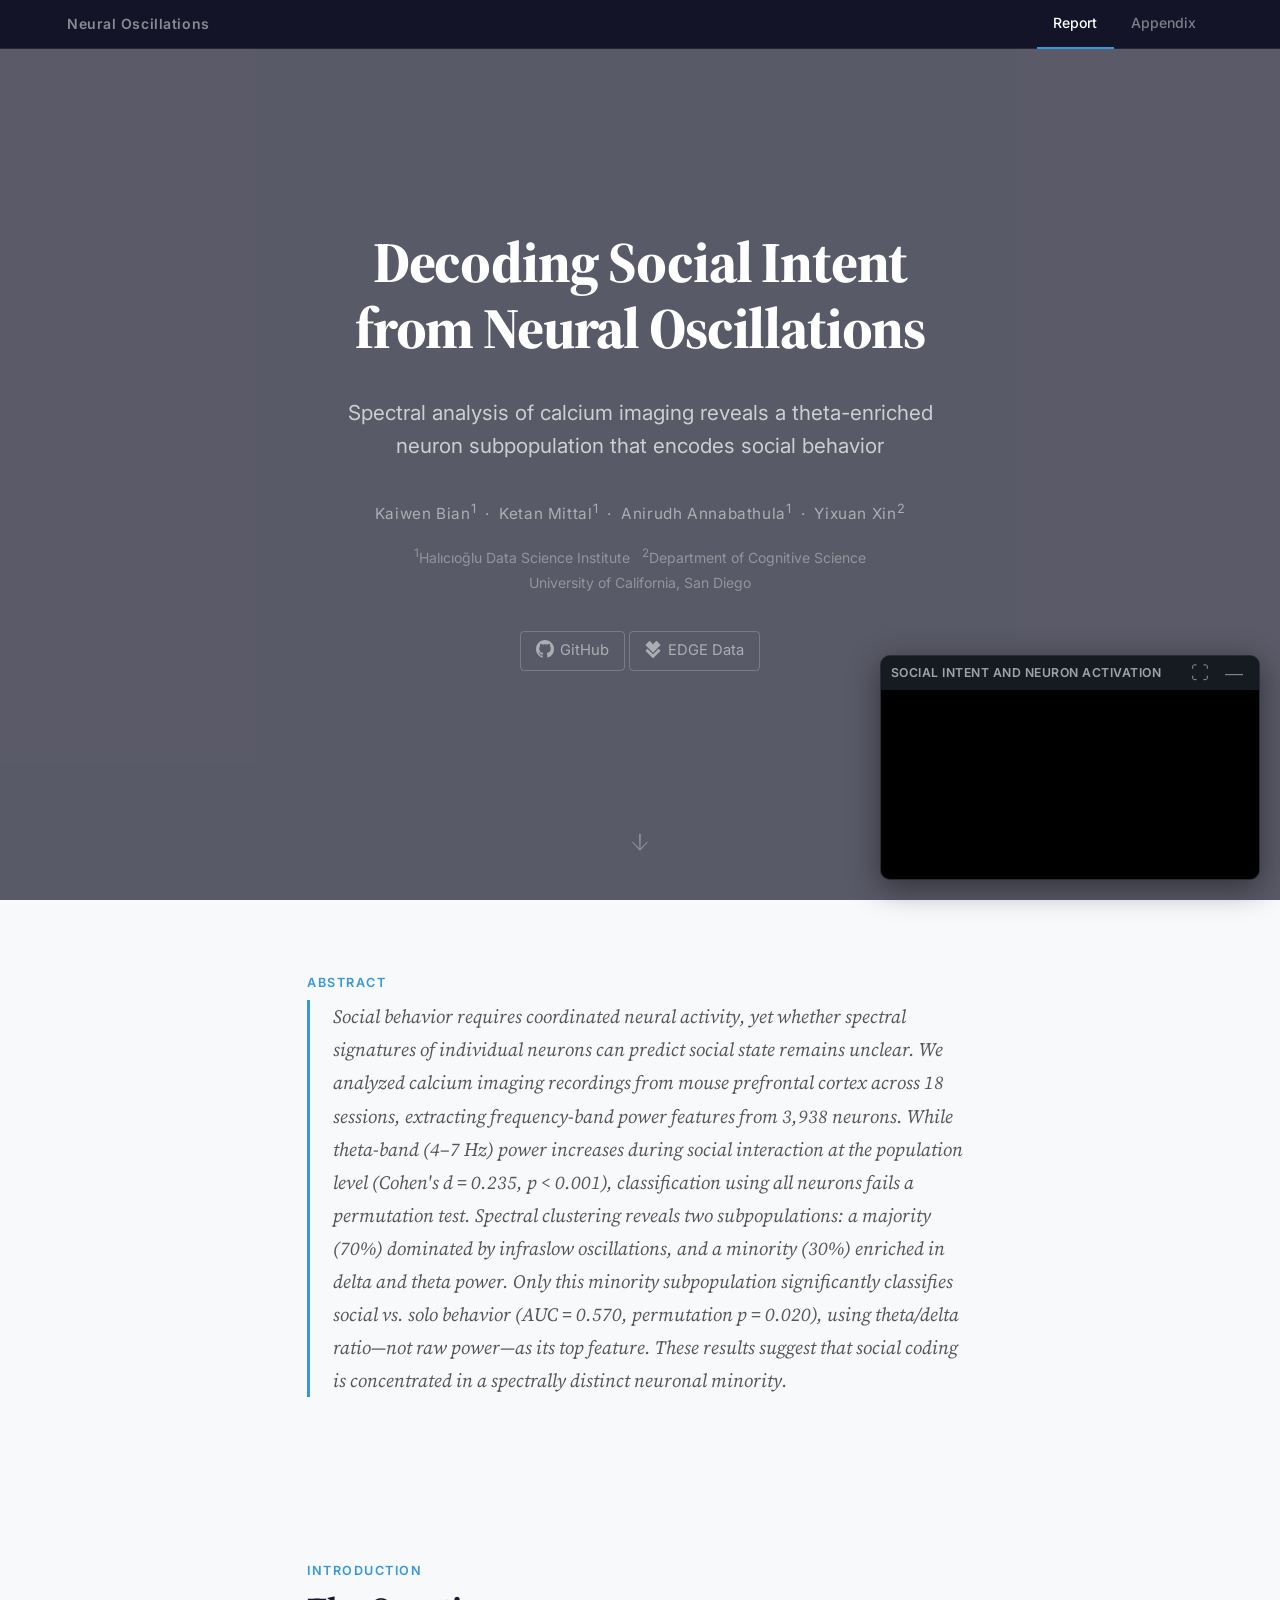
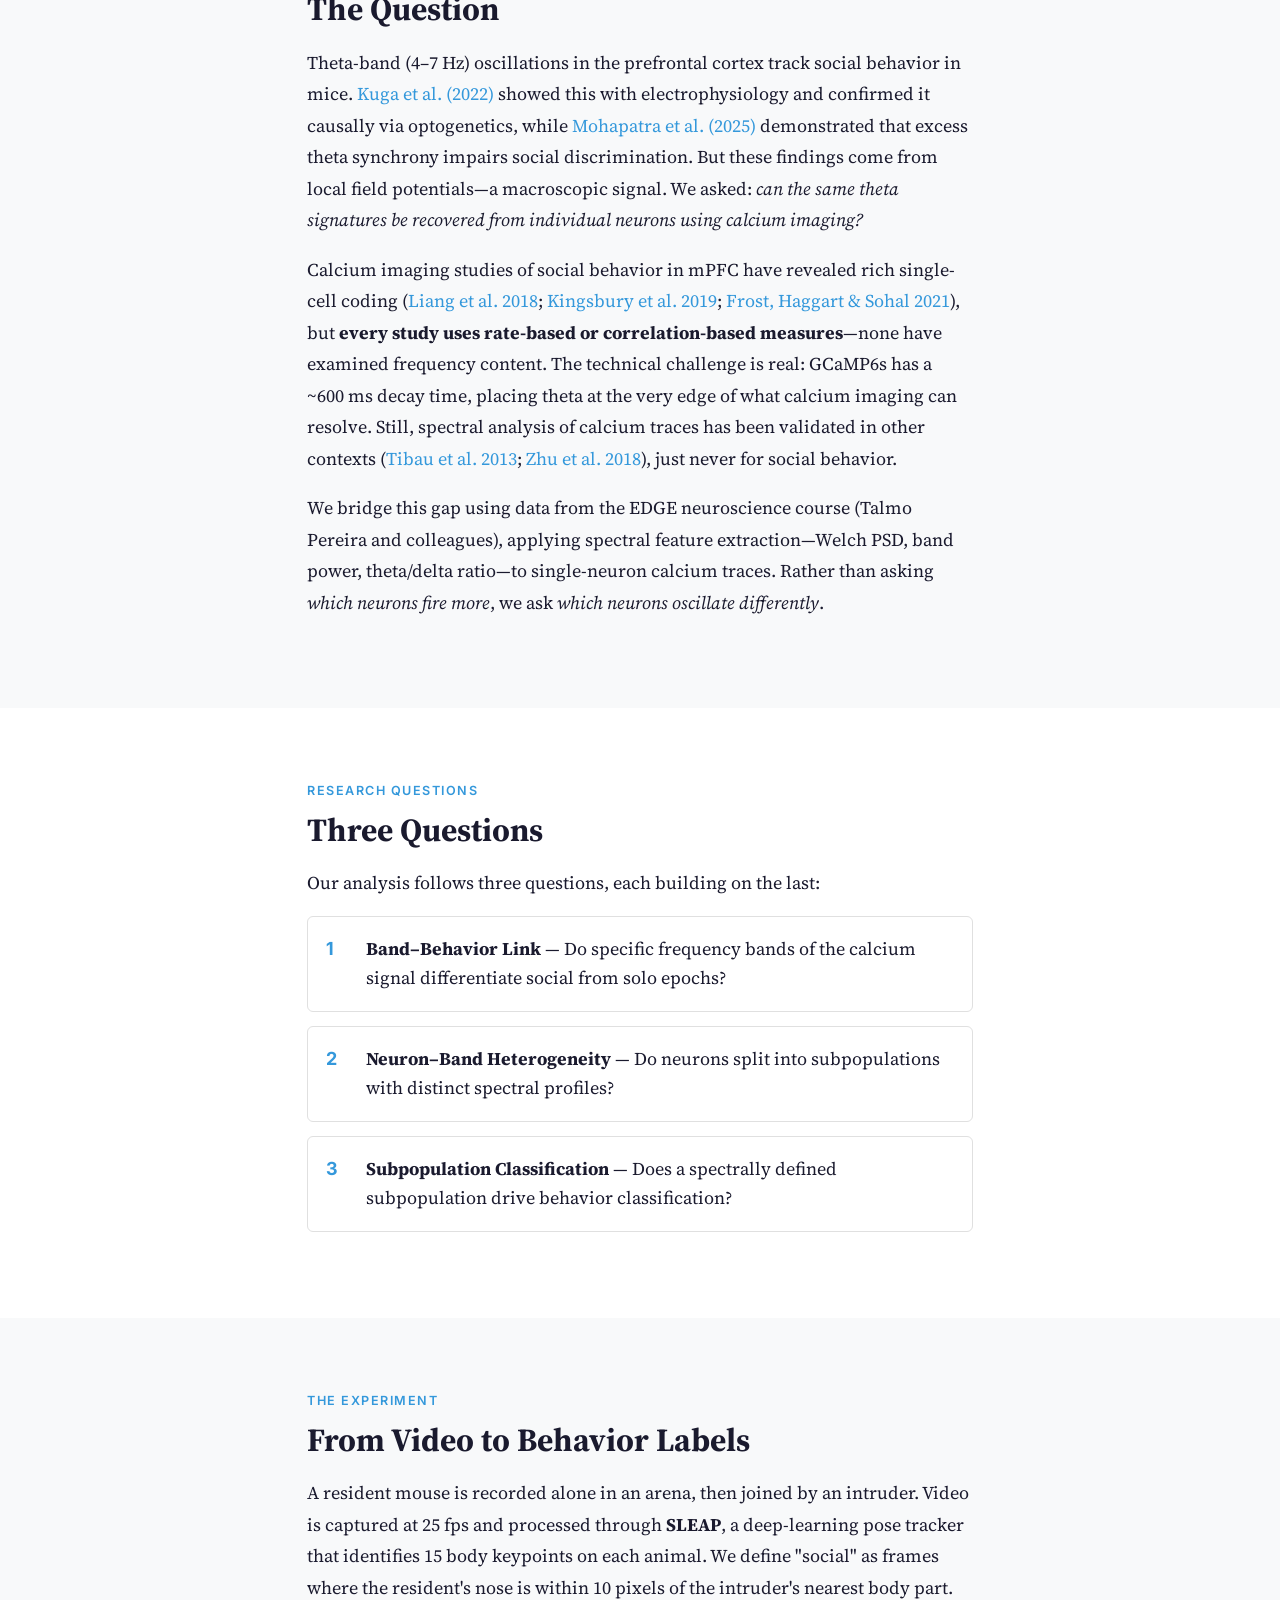
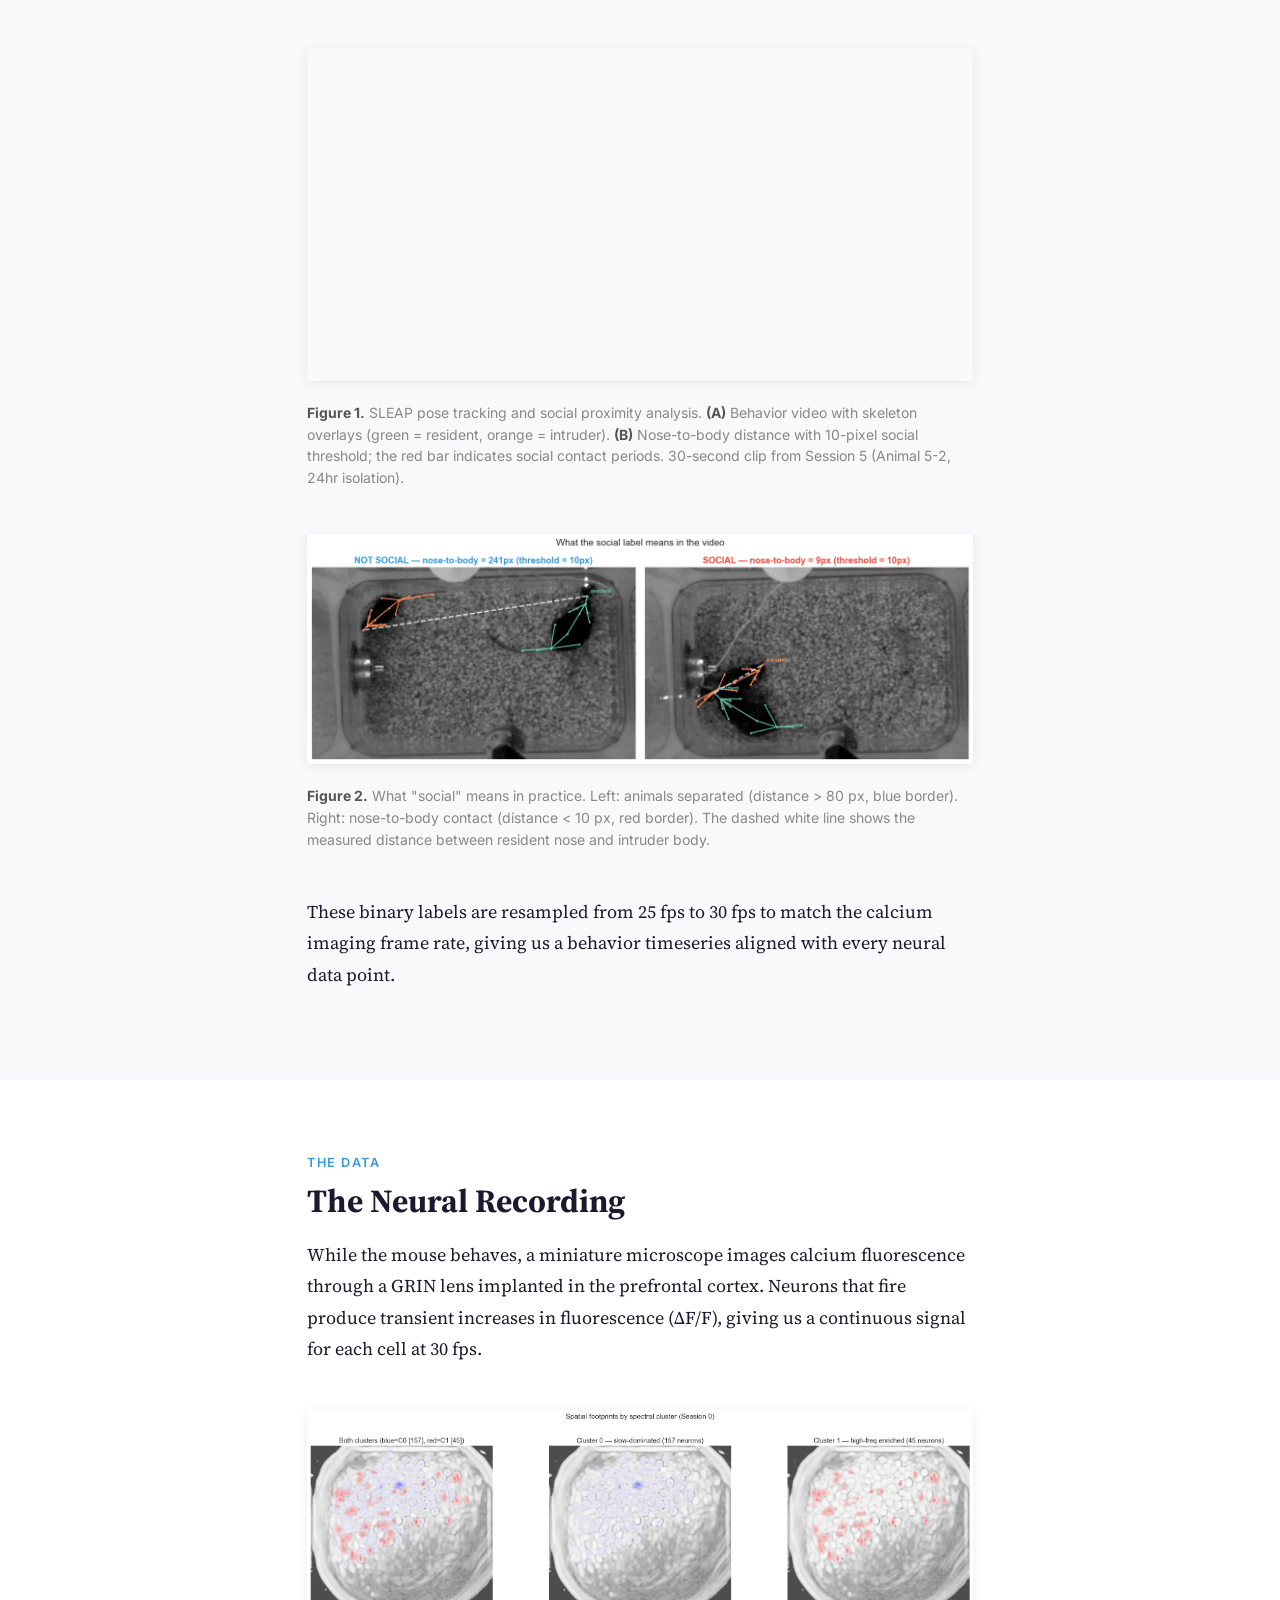
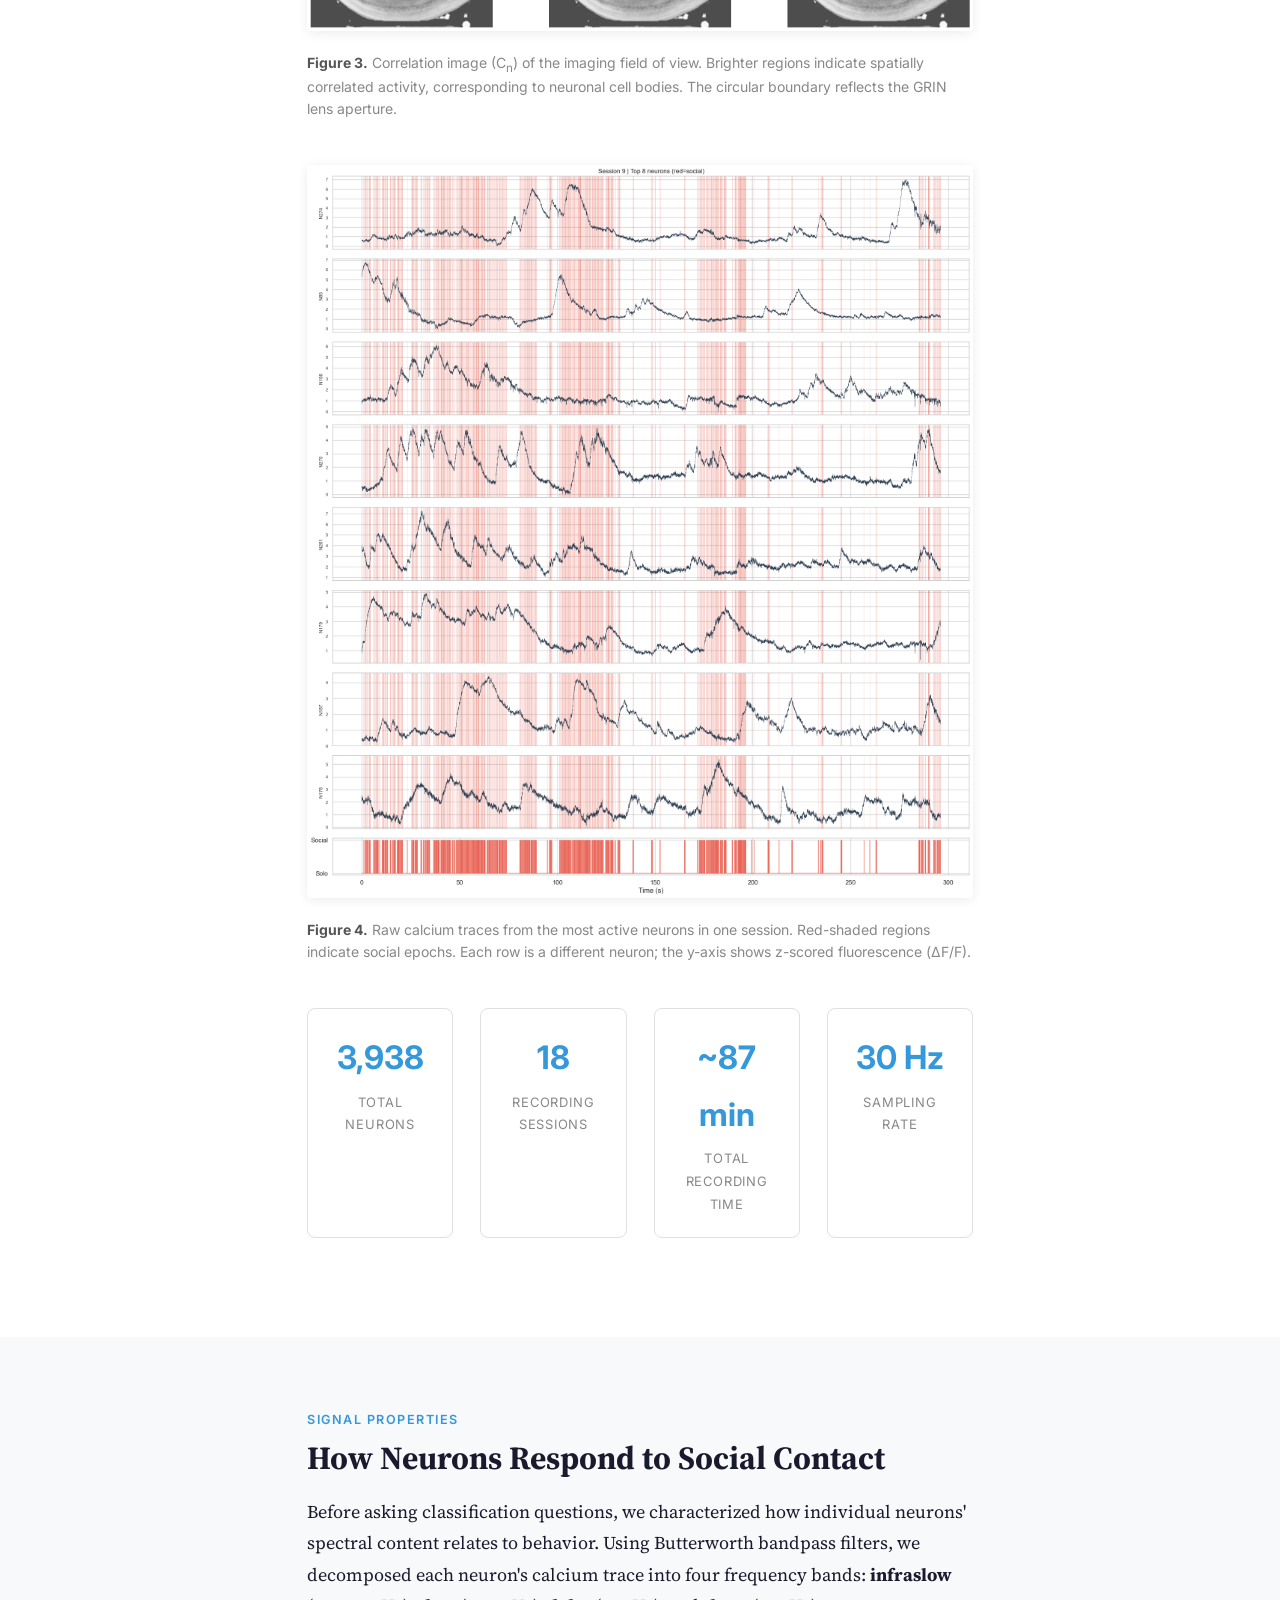
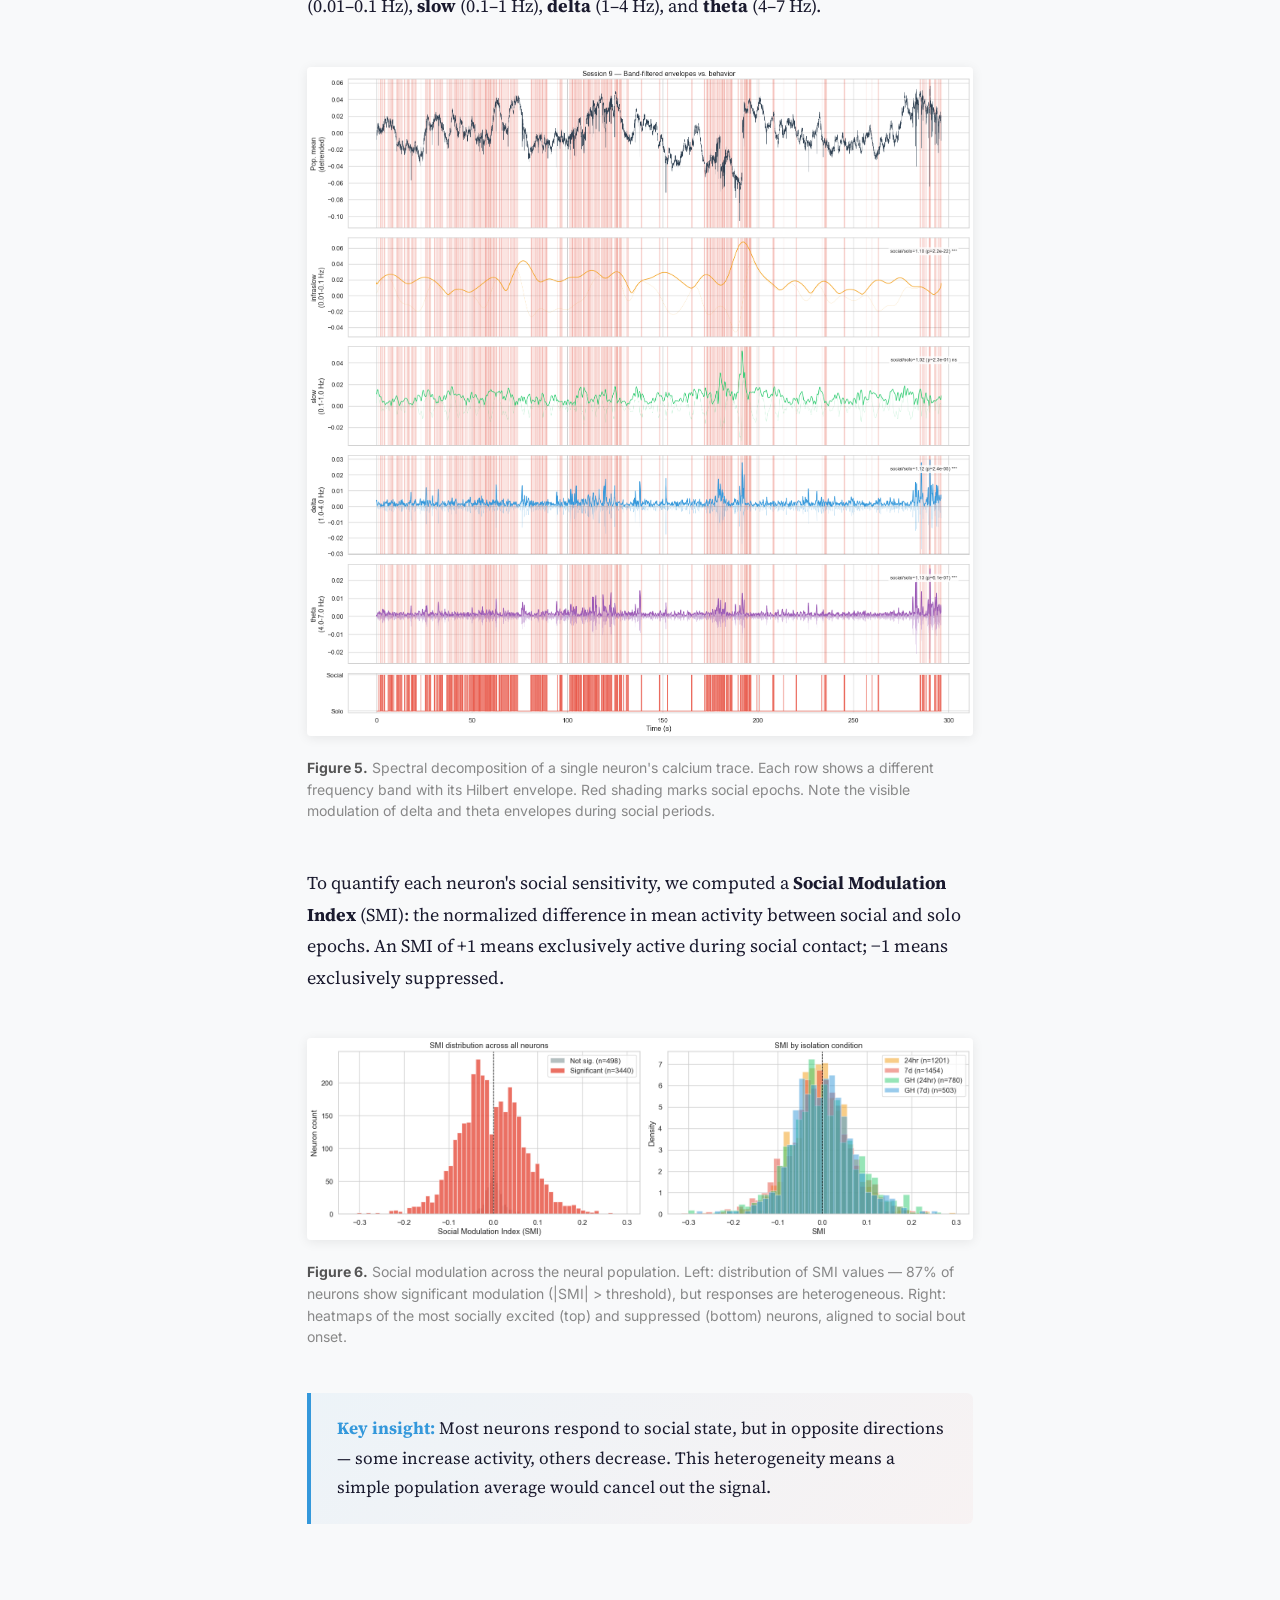
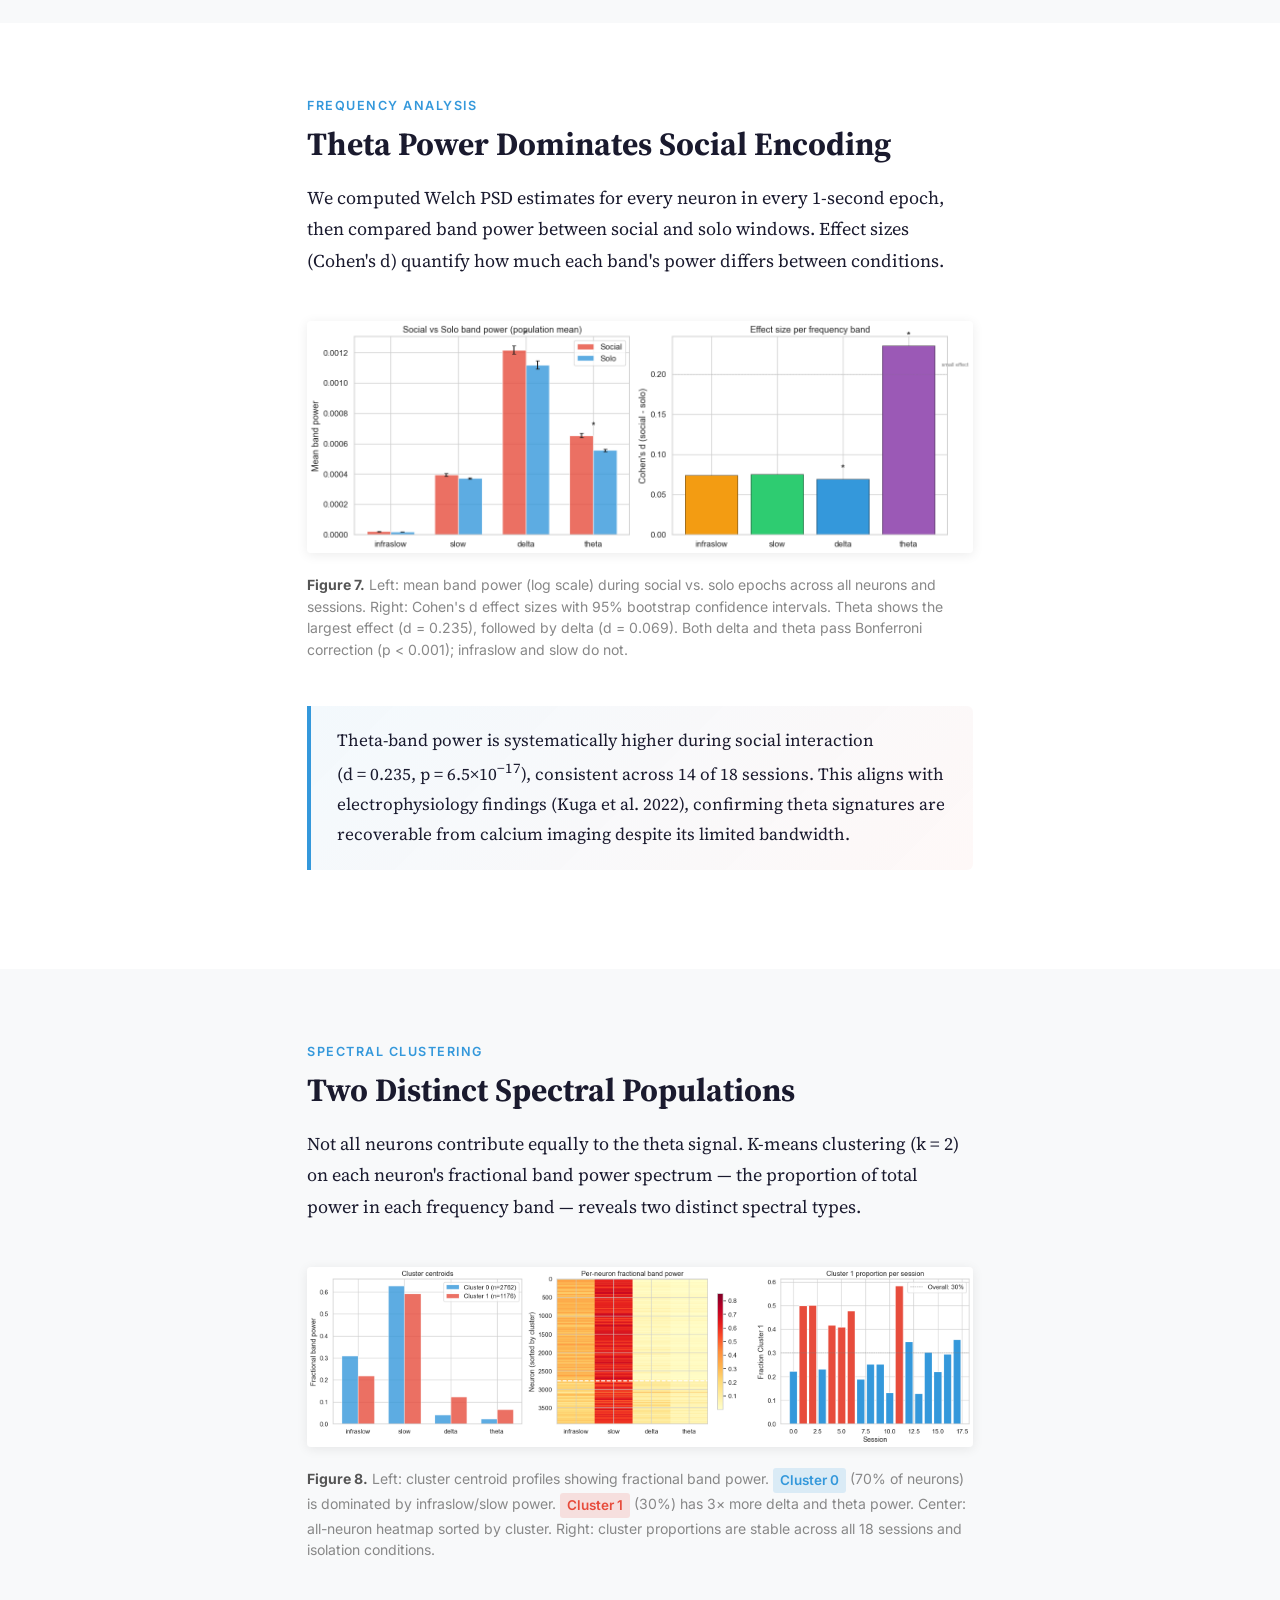
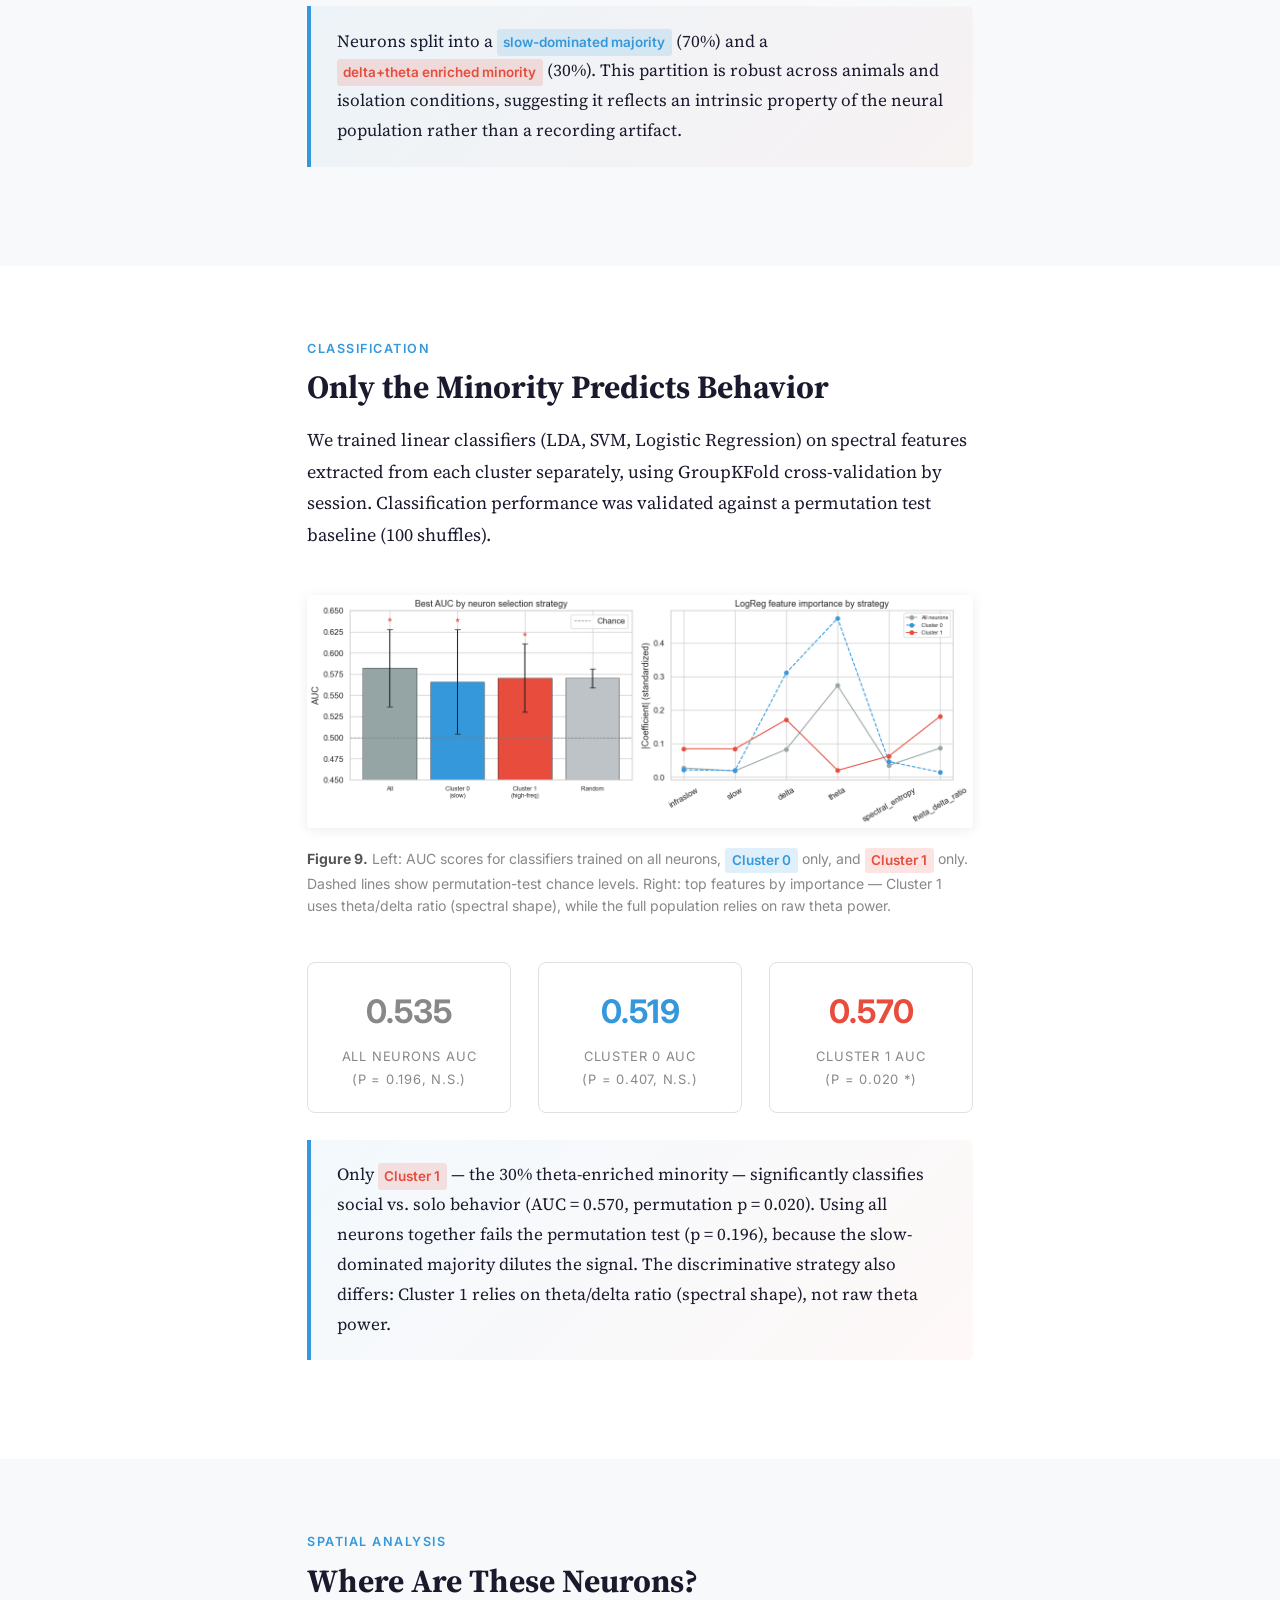
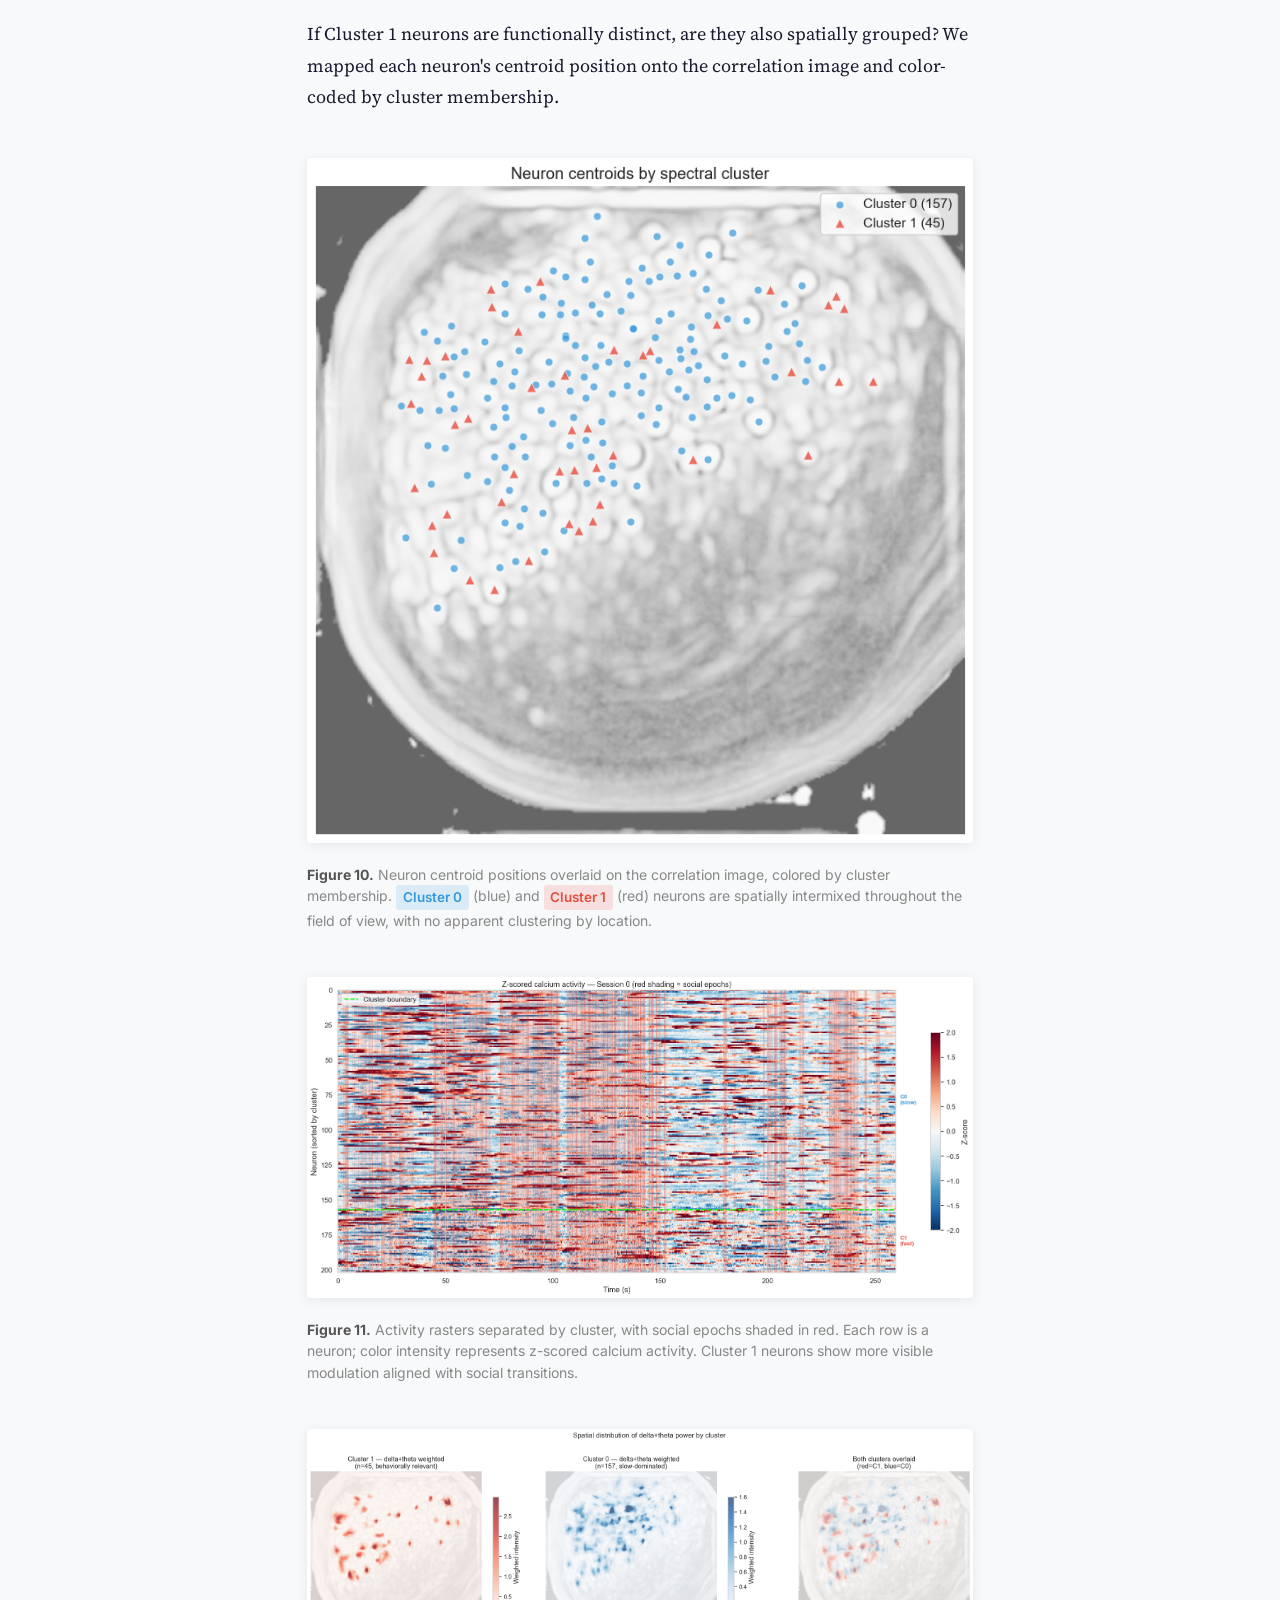
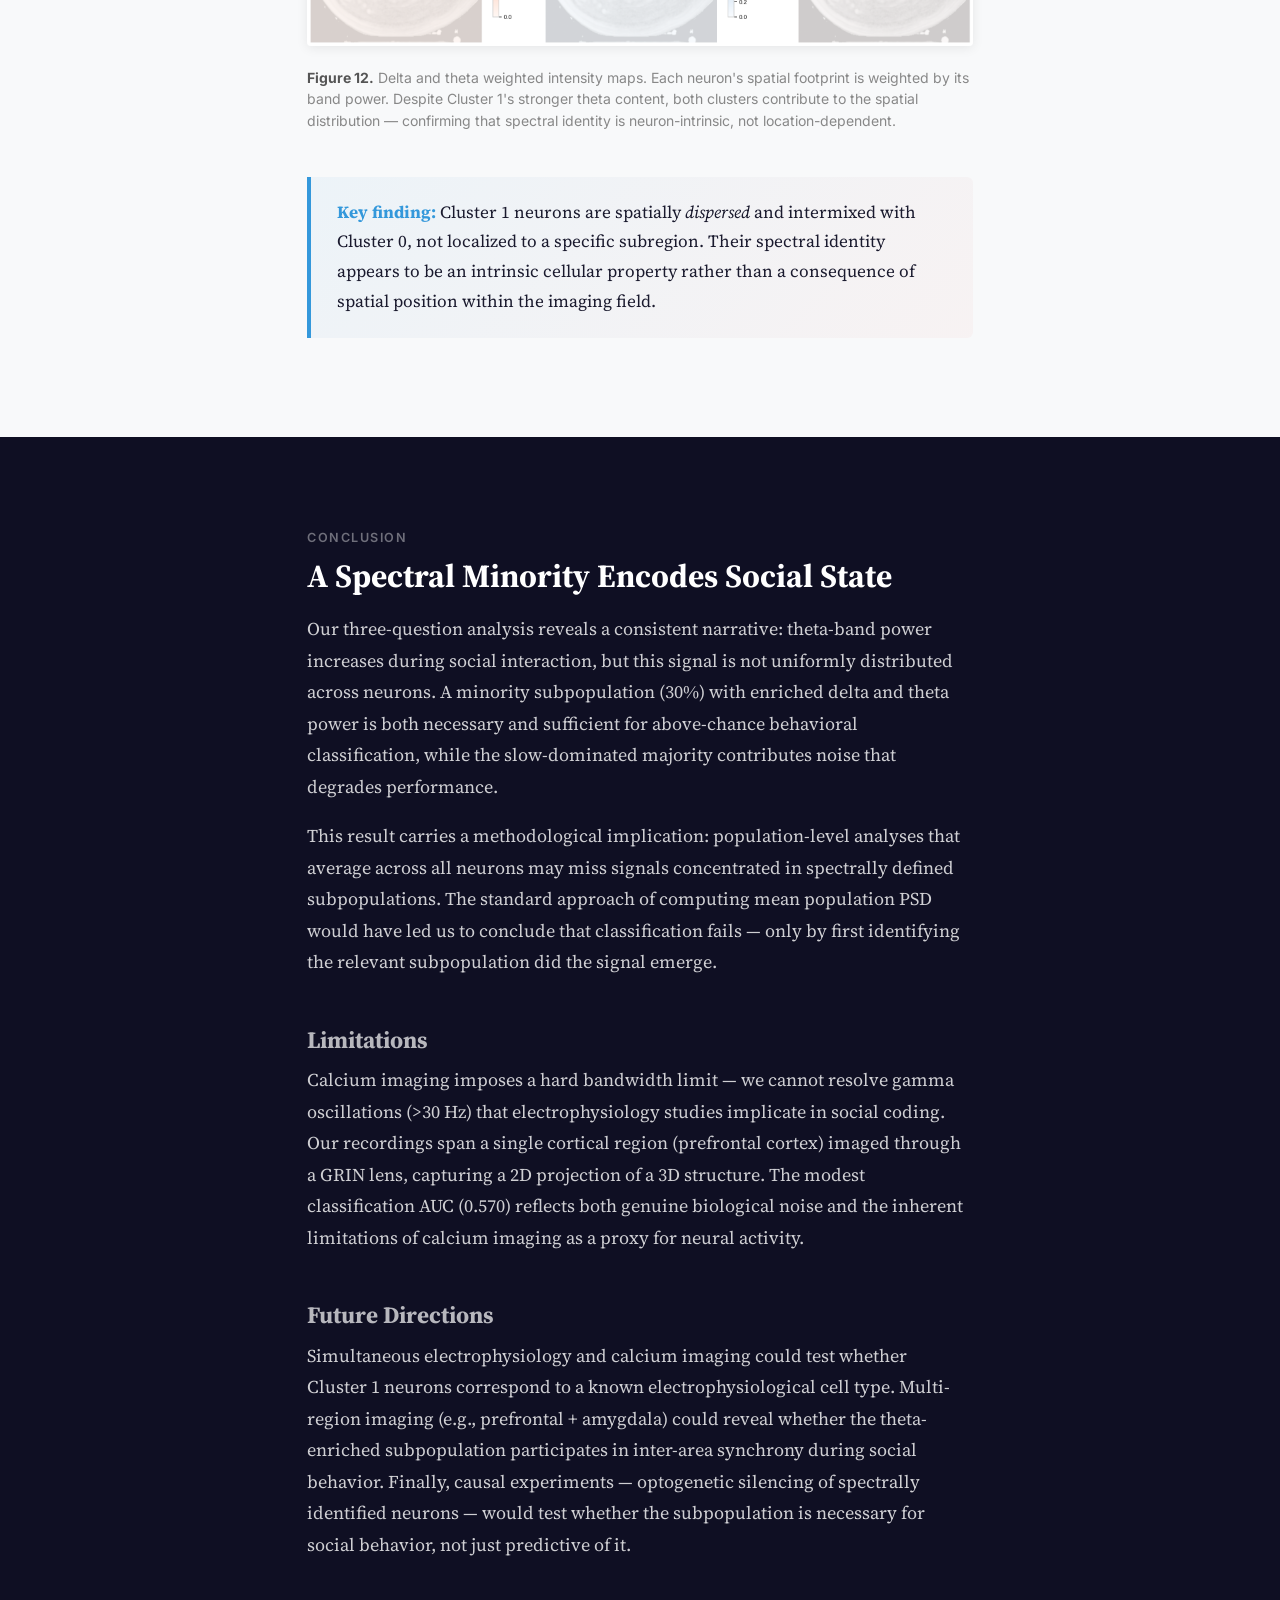
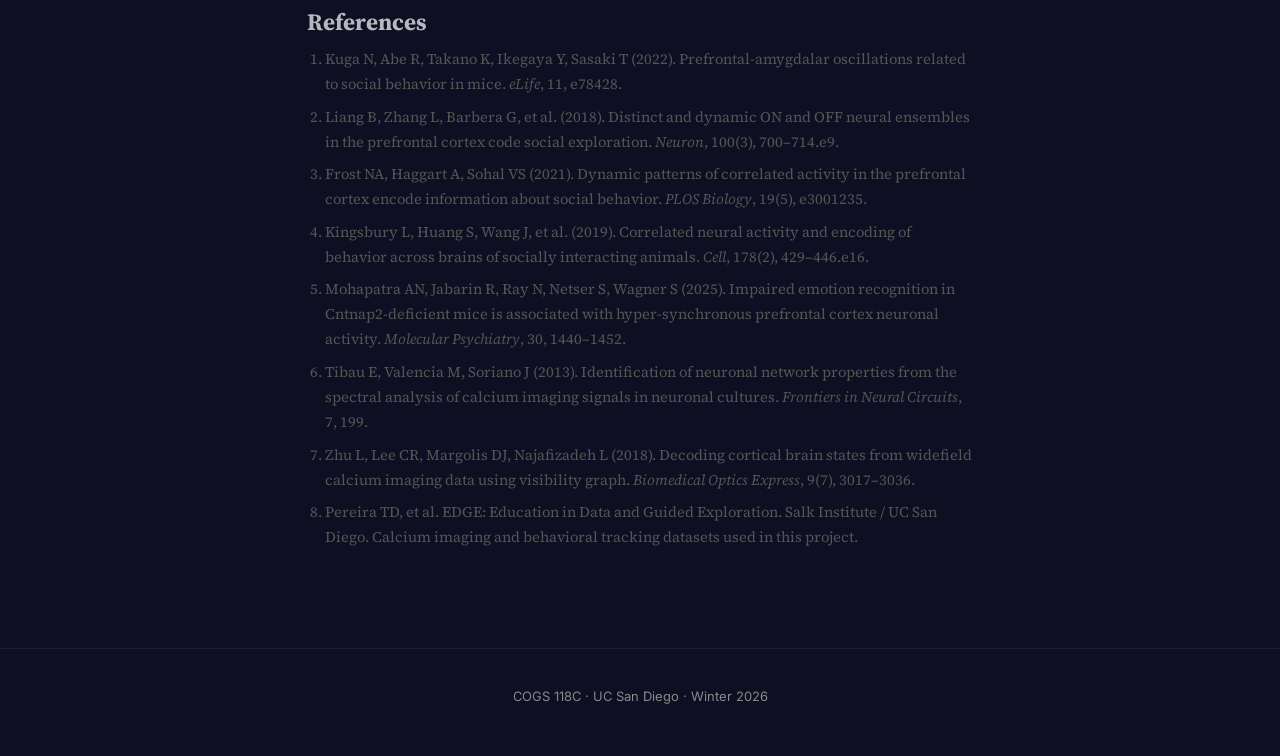
<file: docs/index.html>
<!DOCTYPE html>
<html lang="en">
<head>
  <meta charset="UTF-8">
  <meta name="viewport" content="width=device-width, initial-scale=1.0">
  <title>Decoding Social Intent from Neural Oscillations</title>
  <link rel="preconnect" href="https://fonts.googleapis.com">
  <link rel="preconnect" href="https://fonts.gstatic.com" crossorigin>
  <link href="https://fonts.googleapis.com/css2?family=Inter:wght@400;500;600;700&family=Source+Serif+4:ital,wght@0,400;0,700;0,800;1,400&display=swap" rel="stylesheet">
  <link rel="stylesheet" href="css/style.css">
</head>
<body>

<!-- Navigation Bar -->
<nav class="site-nav">
  <div class="nav-inner">
    <span class="nav-title">Neural Oscillations</span>
    <div class="nav-tabs">
      <a href="index.html" class="nav-tab active">Report</a>
      <a href="appendix.html" class="nav-tab">Appendix</a>
    </div>
  </div>
</nav>

<!-- ============================================================
     Section 1: Hero
     ============================================================ -->
<section class="hero">
  <!-- 4×3 video grid background -->
  <div class="hero-video-grid">
    <video src="hero/social_behavior.mp4" autoplay loop muted playsinline></video>
    <video src="hero/social_cluster0.mp4" autoplay loop muted playsinline></video>
    <video src="hero/social_cluster1.mp4" autoplay loop muted playsinline></video>
    <video src="hero/social_combined.mp4" autoplay loop muted playsinline></video>

    <video src="hero/solo_behavior.mp4" autoplay loop muted playsinline></video>
    <video src="hero/solo_cluster0.mp4" autoplay loop muted playsinline></video>
    <video src="hero/solo_cluster1.mp4" autoplay loop muted playsinline></video>
    <video src="hero/solo_combined.mp4" autoplay loop muted playsinline></video>

    <video src="hero/transition_behavior.mp4" autoplay loop muted playsinline></video>
    <video src="hero/transition_cluster0.mp4" autoplay loop muted playsinline></video>
    <video src="hero/transition_cluster1.mp4" autoplay loop muted playsinline></video>
    <video src="hero/transition_combined.mp4" autoplay loop muted playsinline></video>
  </div>

  <!-- Dark overlay for text readability -->
  <div class="hero-overlay"></div>

  <!-- Title content -->
  <div class="hero-content">
    <h1>Decoding Social Intent<br>from Neural Oscillations</h1>
    <p class="subtitle">Spectral analysis of calcium imaging reveals a theta-enriched neuron subpopulation that encodes social behavior</p>
    <p class="authors">
      <span>Kaiwen Bian<sup>1</sup></span> &middot;
      <span>Ketan Mittal<sup>1</sup></span> &middot;
      <span>Anirudh Annabathula<sup>1</sup></span> &middot;
      <span>Yixuan Xin<sup>2</sup></span>
    </p>
    <p class="institution"><sup>1</sup>Halıcıoğlu Data Science Institute &nbsp; <sup>2</sup>Department of Cognitive Science<br>University of California, San Diego</p>
    <a class="github-link" href="https://github.com/KevinBian107/neural_signal" target="_blank" rel="noopener"><svg height="18" width="18" viewBox="0 0 16 16" fill="currentColor" style="vertical-align: -3px; margin-right: 0.4em;"><path d="M8 0C3.58 0 0 3.58 0 8c0 3.54 2.29 6.53 5.47 7.59.4.07.55-.17.55-.38 0-.19-.01-.82-.01-1.49-2.01.37-2.53-.49-2.69-.94-.09-.23-.48-.94-.82-1.13-.28-.15-.68-.52-.01-.53.63-.01 1.08.58 1.23.82.72 1.21 1.87.87 2.33.66.07-.52.28-.87.51-1.07-1.78-.2-3.64-.89-3.64-3.95 0-.87.31-1.59.82-2.15-.08-.2-.36-1.02.08-2.12 0 0 .67-.21 2.2.82.64-.18 1.32-.27 2-.27s1.36.09 2 .27c1.53-1.04 2.2-.82 2.2-.82.44 1.1.16 1.92.08 2.12.51.56.82 1.27.82 2.15 0 3.07-1.87 3.75-3.65 3.95.29.25.54.73.54 1.48 0 1.07-.01 1.93-.01 2.2 0 .21.15.46.55.38A8.01 8.01 0 0016 8c0-4.42-3.58-8-8-8z"/></svg>GitHub</a>
    <a class="github-link" href="https://colab.research.google.com/drive/1OHi6j34edcKM-X2gYmyHYytb9zCTPEIn" target="_blank" rel="noopener"><svg height="18" width="18" viewBox="0 0 24 24" fill="currentColor" style="vertical-align: -3px; margin-right: 0.4em;"><path d="M4.54 9.46L2.19 7.1a.5.5 0 010-.71L7.1 1.48a.5.5 0 01.71 0L12 5.66l4.19-4.18a.5.5 0 01.71 0l4.91 4.91a.5.5 0 010 .71L19.46 9.46 12 16.92 4.54 9.46zM12 19.08l-7.46-7.46L2.19 13.97a.5.5 0 000 .71l9.46 9.46a.5.5 0 00.71 0l9.46-9.46a.5.5 0 000-.71l-2.36-2.35L12 19.08z"/></svg>EDGE Data</a>
  </div>

  <div class="scroll-indicator" aria-hidden="true">&#8595;</div>
</section>

<!-- ============================================================
     Section 2: Abstract
     ============================================================ -->
<section class="abstract">
  <div class="container reveal">
    <p class="section-label">Abstract</p>
    <p class="abstract-text">
      Social behavior requires coordinated neural activity, yet whether spectral signatures of individual neurons can predict social state remains unclear. We analyzed calcium imaging recordings from mouse prefrontal cortex across 18 sessions, extracting frequency-band power features from 3,938 neurons. While theta-band (4&ndash;7 Hz) power increases during social interaction at the population level (Cohen's d&nbsp;=&nbsp;0.235, p&nbsp;&lt;&nbsp;0.001), classification using all neurons fails a permutation test. Spectral clustering reveals two subpopulations: a majority (70%) dominated by infraslow oscillations, and a minority (30%) enriched in delta and theta power. Only this minority subpopulation significantly classifies social vs.&nbsp;solo behavior (AUC&nbsp;=&nbsp;0.570, permutation p&nbsp;=&nbsp;0.020), using theta/delta ratio&mdash;not raw power&mdash;as its top feature. These results suggest that social coding is concentrated in a spectrally distinct neuronal minority.
    </p>
  </div>
</section>

<!-- ============================================================
     Section 3: Introduction & Background (merged, tightened)
     ============================================================ -->
<section>
  <div class="container reveal">
    <p class="section-label">Introduction</p>
    <h2>The Question</h2>
    <p>
      Theta-band (4&ndash;7&nbsp;Hz) oscillations in the prefrontal cortex track social behavior in mice. <a href="https://elifesciences.org/articles/78428">Kuga et&nbsp;al. (2022)</a> showed this with electrophysiology and confirmed it causally via optogenetics, while <a href="https://www.nature.com/articles/s41380-024-02754-8">Mohapatra et&nbsp;al. (2025)</a> demonstrated that excess theta synchrony impairs social discrimination. But these findings come from local field potentials&mdash;a macroscopic signal. We asked: <em>can the same theta signatures be recovered from individual neurons using calcium imaging?</em>
    </p>
    <p>
      Calcium imaging studies of social behavior in mPFC have revealed rich single-cell coding (<a href="https://pmc.ncbi.nlm.nih.gov/articles/PMC6224317/">Liang et&nbsp;al. 2018</a>; <a href="https://www.sciencedirect.com/science/article/pii/S0092867419305501">Kingsbury et&nbsp;al. 2019</a>; <a href="https://journals.plos.org/plosbiology/article?id=10.1371/journal.pbio.3001235">Frost, Haggart &amp; Sohal 2021</a>), but <strong>every study uses rate-based or correlation-based measures</strong>&mdash;none have examined frequency content. The technical challenge is real: GCaMP6s has a ~600&nbsp;ms decay time, placing theta at the very edge of what calcium imaging can resolve. Still, spectral analysis of calcium traces has been validated in other contexts (<a href="https://www.frontiersin.org/journals/neural-circuits/articles/10.3389/fncir.2013.00199/full">Tibau et&nbsp;al. 2013</a>; <a href="https://pmc.ncbi.nlm.nih.gov/articles/PMC6033549/">Zhu et&nbsp;al. 2018</a>), just never for social behavior.
    </p>
    <p>
      We bridge this gap using data from the EDGE neuroscience course (Talmo Pereira and colleagues), applying spectral feature extraction&mdash;Welch PSD, band power, theta/delta ratio&mdash;to single-neuron calcium traces. Rather than asking <em>which neurons fire more</em>, we ask <em>which neurons oscillate differently</em>.
    </p>
  </div>
</section>

<!-- ============================================================
     Section 3b: Research Questions (moved up)
     ============================================================ -->
<section>
  <div class="container reveal">
    <p class="section-label">Research Questions</p>
    <h2>Three Questions</h2>
    <p>Our analysis follows three questions, each building on the last:</p>
    <ol class="questions-list">
      <li><strong>Band&ndash;Behavior Link</strong> &mdash; Do specific frequency bands of the calcium signal differentiate social from solo epochs?</li>
      <li><strong>Neuron&ndash;Band Heterogeneity</strong> &mdash; Do neurons split into subpopulations with distinct spectral profiles?</li>
      <li><strong>Subpopulation Classification</strong> &mdash; Does a spectrally defined subpopulation drive behavior classification?</li>
    </ol>
  </div>
</section>

<!-- ============================================================
     Section 4: From Video to Behavior Labels
     ============================================================ -->
<section>
  <div class="container reveal">
    <p class="section-label">The Experiment</p>
    <h2>From Video to Behavior Labels</h2>
    <p>
      A resident mouse is recorded alone in an arena, then joined by an intruder. Video is captured at 25&nbsp;fps and processed through <strong>SLEAP</strong>, a deep-learning pose tracker that identifies 15 body keypoints on each animal. We define "social" as frames where the resident's nose is within 10&nbsp;pixels of the intruder's nearest body part.
    </p>
  </div>

  <div class="figure-wide reveal">
    <div class="figure">
      <video src="distance_bands.mp4" autoplay loop muted playsinline style="width:100%; border-radius:4px; box-shadow:0 2px 12px rgba(0,0,0,0.08);"></video>
      <p class="figure-caption"><strong>Figure 1.</strong> SLEAP pose tracking and social proximity analysis. <strong>(A)</strong> Behavior video with skeleton overlays (green = resident, orange = intruder). <strong>(B)</strong> Nose-to-body distance with 10-pixel social threshold; the red bar indicates social contact periods. 30-second clip from Session 5 (Animal 5-2, 24hr isolation).</p>
    </div>
  </div>

  <div class="figure-wide reveal">
    <div class="figure">
      <img src="figures/fig-social-comparison.png" alt="Side-by-side comparison of NOT SOCIAL vs SOCIAL frames with distance annotations">
      <p class="figure-caption"><strong>Figure 2.</strong> What "social" means in practice. Left: animals separated (distance &gt; 80 px, blue border). Right: nose-to-body contact (distance &lt; 10 px, red border). The dashed white line shows the measured distance between resident nose and intruder body.</p>
    </div>
  </div>

  <div class="container reveal">
    <p>
      These binary labels are resampled from 25&nbsp;fps to 30&nbsp;fps to match the calcium imaging frame rate, giving us a behavior timeseries aligned with every neural data point.
    </p>
  </div>
</section>

<!-- ============================================================
     Section 5: The Neural Recording
     ============================================================ -->
<section>
  <div class="container reveal">
    <p class="section-label">The Data</p>
    <h2>The Neural Recording</h2>
    <p>
      While the mouse behaves, a miniature microscope images calcium fluorescence through a GRIN lens implanted in the prefrontal cortex. Neurons that fire produce transient increases in fluorescence (&Delta;F/F), giving us a continuous signal for each cell at 30&nbsp;fps.
    </p>
  </div>

  <div class="figure-wide reveal">
    <div class="figure">
      <img src="figures/fig-correlation-image.png" alt="Correlation image showing the circular field of view with neuronal structures">
      <p class="figure-caption"><strong>Figure 3.</strong> Correlation image (C<sub>n</sub>) of the imaging field of view. Brighter regions indicate spatially correlated activity, corresponding to neuronal cell bodies. The circular boundary reflects the GRIN lens aperture.</p>
    </div>
  </div>

  <div class="figure-wide reveal">
    <div class="figure">
      <img src="figures/fig-neuron-traces.png" alt="Calcium traces of top active neurons with social epoch shading">
      <p class="figure-caption"><strong>Figure 4.</strong> Raw calcium traces from the most active neurons in one session. Red-shaded regions indicate social epochs. Each row is a different neuron; the y-axis shows z-scored fluorescence (&Delta;F/F).</p>
    </div>
  </div>

  <div class="container reveal">
    <div class="stat-row">
      <div class="stat">
        <span class="stat-value">3,938</span>
        <span class="stat-label">Total Neurons</span>
      </div>
      <div class="stat">
        <span class="stat-value">18</span>
        <span class="stat-label">Recording Sessions</span>
      </div>
      <div class="stat">
        <span class="stat-value">~87 min</span>
        <span class="stat-label">Total Recording Time</span>
      </div>
      <div class="stat">
        <span class="stat-value">30 Hz</span>
        <span class="stat-label">Sampling Rate</span>
      </div>
    </div>
  </div>
</section>

<!-- ============================================================
     Section 6: Neural Signal Properties
     ============================================================ -->
<section>
  <div class="container reveal">
    <p class="section-label">Signal Properties</p>
    <h2>How Neurons Respond to Social Contact</h2>
    <p>
      Before asking classification questions, we characterized how individual neurons' spectral content relates to behavior. Using Butterworth bandpass filters, we decomposed each neuron's calcium trace into four frequency bands: <strong>infraslow</strong> (0.01&ndash;0.1&nbsp;Hz), <strong>slow</strong> (0.1&ndash;1&nbsp;Hz), <strong>delta</strong> (1&ndash;4&nbsp;Hz), and <strong>theta</strong> (4&ndash;7&nbsp;Hz).
    </p>
  </div>

  <div class="figure-wide reveal">
    <div class="figure">
      <img src="figures/fig-band-decomposition.png" alt="Band-filtered signal decomposition showing infraslow, slow, delta, and theta components aligned with social epochs">
      <p class="figure-caption"><strong>Figure 5.</strong> Spectral decomposition of a single neuron's calcium trace. Each row shows a different frequency band with its Hilbert envelope. Red shading marks social epochs. Note the visible modulation of delta and theta envelopes during social periods.</p>
    </div>
  </div>

  <div class="container reveal">
    <p>
      To quantify each neuron's social sensitivity, we computed a <strong>Social Modulation Index</strong> (SMI): the normalized difference in mean activity between social and solo epochs. An SMI of +1 means exclusively active during social contact; &minus;1 means exclusively suppressed.
    </p>
  </div>

  <div class="figure-wide reveal">
    <div class="figure">
      <img src="figures/fig-smi-modulation.png" alt="Social Modulation Index distribution and heatmaps of top excited and suppressed neurons">
      <p class="figure-caption"><strong>Figure 6.</strong> Social modulation across the neural population. Left: distribution of SMI values &mdash; 87% of neurons show significant modulation (|SMI| &gt; threshold), but responses are heterogeneous. Right: heatmaps of the most socially excited (top) and suppressed (bottom) neurons, aligned to social bout onset.</p>
    </div>
  </div>

  <div class="container reveal">
    <div class="finding">
      <strong>Key insight:</strong> Most neurons respond to social state, but in opposite directions &mdash; some increase activity, others decrease. This heterogeneity means a simple population average would cancel out the signal.
    </div>
  </div>
</section>

<!-- ============================================================
     Section 7: Q1 — Band Power and Behavior
     ============================================================ -->
<section>
  <div class="container reveal">
    <p class="section-label">Frequency Analysis</p>
    <h2>Theta Power Dominates Social Encoding</h2>
    <p>
      We computed Welch PSD estimates for every neuron in every 1-second epoch, then compared band power between social and solo windows. Effect sizes (Cohen's d) quantify how much each band's power differs between conditions.
    </p>
  </div>

  <div class="figure-wide reveal">
    <div class="figure">
      <img src="figures/fig-q1-band-power.png" alt="Bar chart comparing band power between social and solo conditions, with Cohen's d effect sizes">
      <p class="figure-caption"><strong>Figure 7.</strong> Left: mean band power (log scale) during social vs. solo epochs across all neurons and sessions. Right: Cohen's d effect sizes with 95% bootstrap confidence intervals. Theta shows the largest effect (d&nbsp;=&nbsp;0.235), followed by delta (d&nbsp;=&nbsp;0.069). Both delta and theta pass Bonferroni correction (p&nbsp;&lt;&nbsp;0.001); infraslow and slow do not.</p>
    </div>
  </div>

  <div class="container reveal">
    <div class="finding">
      Theta-band power is systematically higher during social interaction (d&nbsp;=&nbsp;0.235, p&nbsp;=&nbsp;6.5&times;10<sup>&minus;17</sup>), consistent across 14 of 18 sessions. This aligns with electrophysiology findings (Kuga et&nbsp;al. 2022), confirming theta signatures are recoverable from calcium imaging despite its limited bandwidth.
    </div>
  </div>
</section>

<!-- ============================================================
     Section 8: Q2 — Spectral Clustering
     ============================================================ -->
<section>
  <div class="container reveal">
    <p class="section-label">Spectral Clustering</p>
    <h2>Two Distinct Spectral Populations</h2>
    <p>
      Not all neurons contribute equally to the theta signal. K-means clustering (k&nbsp;=&nbsp;2) on each neuron's fractional band power spectrum &mdash; the proportion of total power in each frequency band &mdash; reveals two distinct spectral types.
    </p>
  </div>

  <div class="figure-wide reveal">
    <div class="figure">
      <img src="figures/fig-q2-clusters.png" alt="Cluster centroid profiles, all-neuron spectral heatmap, and per-session cluster proportions">
      <p class="figure-caption"><strong>Figure 8.</strong> Left: cluster centroid profiles showing fractional band power. <span class="cluster-tag c0">Cluster 0</span> (70% of neurons) is dominated by infraslow/slow power. <span class="cluster-tag c1">Cluster 1</span> (30%) has 3&times; more delta and theta power. Center: all-neuron heatmap sorted by cluster. Right: cluster proportions are stable across all 18 sessions and isolation conditions.</p>
    </div>
  </div>

  <div class="container reveal">
    <div class="finding">
      Neurons split into a <span class="cluster-tag c0">slow-dominated majority</span> (70%) and a <span class="cluster-tag c1">delta+theta enriched minority</span> (30%). This partition is robust across animals and isolation conditions, suggesting it reflects an intrinsic property of the neural population rather than a recording artifact.
    </div>
  </div>
</section>

<!-- ============================================================
     Section 9: Q3 — Classification
     ============================================================ -->
<section>
  <div class="container reveal">
    <p class="section-label">Classification</p>
    <h2>Only the Minority Predicts Behavior</h2>
    <p>
      We trained linear classifiers (LDA, SVM, Logistic Regression) on spectral features extracted from each cluster separately, using GroupKFold cross-validation by session. Classification performance was validated against a permutation test baseline (100 shuffles).
    </p>
  </div>

  <div class="figure-wide reveal">
    <div class="figure">
      <img src="figures/fig-q3-classification.png" alt="AUC comparison between all neurons, Cluster 0, and Cluster 1, plus feature importance rankings">
      <p class="figure-caption"><strong>Figure 9.</strong> Left: AUC scores for classifiers trained on all neurons, <span class="cluster-tag c0">Cluster 0</span> only, and <span class="cluster-tag c1">Cluster 1</span> only. Dashed lines show permutation-test chance levels. Right: top features by importance &mdash; Cluster 1 uses theta/delta ratio (spectral shape), while the full population relies on raw theta power.</p>
    </div>
  </div>

  <div class="container reveal">
    <div class="stat-row">
      <div class="stat">
        <span class="stat-value" style="color: var(--text-muted);">0.535</span>
        <span class="stat-label">All Neurons AUC<br>(p = 0.196, n.s.)</span>
      </div>
      <div class="stat">
        <span class="stat-value" style="color: var(--cluster0);">0.519</span>
        <span class="stat-label">Cluster 0 AUC<br>(p = 0.407, n.s.)</span>
      </div>
      <div class="stat">
        <span class="stat-value" style="color: var(--cluster1);">0.570</span>
        <span class="stat-label">Cluster 1 AUC<br>(p = 0.020 *)</span>
      </div>
    </div>

    <div class="finding">
      Only <span class="cluster-tag c1">Cluster 1</span> &mdash; the 30% theta-enriched minority &mdash; significantly classifies social vs. solo behavior (AUC&nbsp;=&nbsp;0.570, permutation p&nbsp;=&nbsp;0.020). Using all neurons together fails the permutation test (p&nbsp;=&nbsp;0.196), because the slow-dominated majority dilutes the signal. The discriminative strategy also differs: Cluster&nbsp;1 relies on theta/delta ratio (spectral shape), not raw theta power.
    </div>
  </div>
</section>

<!-- ============================================================
     Section 10: Spatial Organization
     ============================================================ -->
<section>
  <div class="container reveal">
    <p class="section-label">Spatial Analysis</p>
    <h2>Where Are These Neurons?</h2>
    <p>
      If Cluster&nbsp;1 neurons are functionally distinct, are they also spatially grouped? We mapped each neuron's centroid position onto the correlation image and color-coded by cluster membership.
    </p>
  </div>

  <div class="figure-wide reveal">
    <div class="figure">
      <img src="figures/fig-spatial-scatter.png" alt="Neuron centroids scattered on correlation image, color-coded by spectral cluster">
      <p class="figure-caption"><strong>Figure 10.</strong> Neuron centroid positions overlaid on the correlation image, colored by cluster membership. <span class="cluster-tag c0">Cluster 0</span> (blue) and <span class="cluster-tag c1">Cluster 1</span> (red) neurons are spatially intermixed throughout the field of view, with no apparent clustering by location.</p>
    </div>
  </div>

  <div class="figure-wide reveal">
    <div class="figure">
      <img src="figures/fig-cluster-rasters.png" alt="Activity rasters for each cluster with social epoch overlay">
      <p class="figure-caption"><strong>Figure 11.</strong> Activity rasters separated by cluster, with social epochs shaded in red. Each row is a neuron; color intensity represents z-scored calcium activity. Cluster&nbsp;1 neurons show more visible modulation aligned with social transitions.</p>
    </div>
  </div>

  <div class="figure-wide reveal">
    <div class="figure">
      <img src="figures/fig-intensity-maps.png" alt="Weighted intensity maps showing spatial distribution of delta and theta power">
      <p class="figure-caption"><strong>Figure 12.</strong> Delta and theta weighted intensity maps. Each neuron's spatial footprint is weighted by its band power. Despite Cluster&nbsp;1's stronger theta content, both clusters contribute to the spatial distribution &mdash; confirming that spectral identity is neuron-intrinsic, not location-dependent.</p>
    </div>
  </div>

  <div class="container reveal">
    <div class="finding">
      <strong>Key finding:</strong> Cluster&nbsp;1 neurons are spatially <em>dispersed</em> and intermixed with Cluster&nbsp;0, not localized to a specific subregion. Their spectral identity appears to be an intrinsic cellular property rather than a consequence of spatial position within the imaging field.
    </div>
  </div>
</section>

<!-- ============================================================
     Section 11: Conclusion
     ============================================================ -->
<section class="conclusion">
  <div class="container reveal">
    <p class="section-label" style="color: rgba(255,255,255,0.4);">Conclusion</p>
    <h2>A Spectral Minority Encodes Social State</h2>
    <p>
      Our three-question analysis reveals a consistent narrative: theta-band power increases during social interaction, but this signal is not uniformly distributed across neurons. A minority subpopulation (30%) with enriched delta and theta power is both necessary and sufficient for above-chance behavioral classification, while the slow-dominated majority contributes noise that degrades performance.
    </p>
    <p>
      This result carries a methodological implication: population-level analyses that average across all neurons may miss signals concentrated in spectrally defined subpopulations. The standard approach of computing mean population PSD would have led us to conclude that classification fails &mdash; only by first identifying the relevant subpopulation did the signal emerge.
    </p>

    <h3 style="margin-top: 2em; color: rgba(255,255,255,0.7);">Limitations</h3>
    <p>
      Calcium imaging imposes a hard bandwidth limit &mdash; we cannot resolve gamma oscillations (&gt;30&nbsp;Hz) that electrophysiology studies implicate in social coding. Our recordings span a single cortical region (prefrontal cortex) imaged through a GRIN lens, capturing a 2D projection of a 3D structure. The modest classification AUC (0.570) reflects both genuine biological noise and the inherent limitations of calcium imaging as a proxy for neural activity.
    </p>

    <h3 style="margin-top: 2em; color: rgba(255,255,255,0.7);">Future Directions</h3>
    <p>
      Simultaneous electrophysiology and calcium imaging could test whether Cluster&nbsp;1 neurons correspond to a known electrophysiological cell type. Multi-region imaging (e.g., prefrontal + amygdala) could reveal whether the theta-enriched subpopulation participates in inter-area synchrony during social behavior. Finally, causal experiments &mdash; optogenetic silencing of spectrally identified neurons &mdash; would test whether the subpopulation is necessary for social behavior, not just predictive of it.
    </p>

    <h3 style="margin-top: 2em; color: rgba(255,255,255,0.7);">References</h3>
    <ol class="references" style="padding-left: 1.2em;">
      <li>Kuga N, Abe R, Takano K, Ikegaya Y, Sasaki T (2022). Prefrontal-amygdalar oscillations related to social behavior in mice. <em>eLife</em>, 11, e78428.</li>
      <li>Liang B, Zhang L, Barbera G, et al. (2018). Distinct and dynamic ON and OFF neural ensembles in the prefrontal cortex code social exploration. <em>Neuron</em>, 100(3), 700&ndash;714.e9.</li>
      <li>Frost NA, Haggart A, Sohal VS (2021). Dynamic patterns of correlated activity in the prefrontal cortex encode information about social behavior. <em>PLOS Biology</em>, 19(5), e3001235.</li>
      <li>Kingsbury L, Huang S, Wang J, et al. (2019). Correlated neural activity and encoding of behavior across brains of socially interacting animals. <em>Cell</em>, 178(2), 429&ndash;446.e16.</li>
      <li>Mohapatra AN, Jabarin R, Ray N, Netser S, Wagner S (2025). Impaired emotion recognition in Cntnap2-deficient mice is associated with hyper-synchronous prefrontal cortex neuronal activity. <em>Molecular Psychiatry</em>, 30, 1440&ndash;1452.</li>
      <li>Tibau E, Valencia M, Soriano J (2013). Identification of neuronal network properties from the spectral analysis of calcium imaging signals in neuronal cultures. <em>Frontiers in Neural Circuits</em>, 7, 199.</li>
      <li>Zhu L, Lee CR, Margolis DJ, Najafizadeh L (2018). Decoding cortical brain states from widefield calcium imaging data using visibility graph. <em>Biomedical Optics Express</em>, 9(7), 3017&ndash;3036.</li>
      <li>Pereira TD, et al. EDGE: Education in Data and Guided Exploration. Salk Institute / UC San Diego. Calcium imaging and behavioral tracking datasets used in this project.</li>
    </ol>
  </div>
</section>

<!-- ============================================================
     Footer
     ============================================================ -->
<footer>
  <p>COGS 118C &middot; UC San Diego &middot; Winter 2026</p>
</footer>

<!-- Floating mini-player for sleap_spatial video -->
<div id="mini-player" class="mini-player hidden">
  <div class="mini-player-header">
    <span class="mini-player-title">Social Intent and Neuron Activation</span>
    <div class="mini-player-controls">
      <button class="mini-btn" id="mini-fullscreen" title="Fullscreen" aria-label="Fullscreen">&#x26F6;</button>
      <button class="mini-btn" id="mini-minimize" title="Minimize" aria-label="Minimize">&#x2015;</button>
    </div>
  </div>
  <video id="mini-video" src="sleap_spatial.mp4" loop muted playsinline></video>
  <!-- Resize handles: edges and corners -->
  <div class="resize-handle resize-n" data-dir="n"></div>
  <div class="resize-handle resize-s" data-dir="s"></div>
  <div class="resize-handle resize-e" data-dir="e"></div>
  <div class="resize-handle resize-w" data-dir="w"></div>
  <div class="resize-handle resize-ne" data-dir="ne"></div>
  <div class="resize-handle resize-nw" data-dir="nw"></div>
  <div class="resize-handle resize-se" data-dir="se"></div>
  <div class="resize-handle resize-sw" data-dir="sw"></div>
</div>

<!-- Reopen pill for minimized mini-player -->
<button id="mini-reopen" class="mini-reopen-btn hidden" title="Show video player" aria-label="Show video player">
  <svg width="14" height="14" viewBox="0 0 24 24" fill="none" stroke="currentColor" stroke-width="2" stroke-linecap="round" stroke-linejoin="round"><polygon points="5 3 19 12 5 21 5 3"/></svg>
  <span>Video</span>
</button>

<script src="js/main.js"></script>
</body>
</html>
</file>
<file: docs/css/style.css>
/* ============================================================
   Decoding Social Intent from Neural Oscillations — Site Styles
   Distill.pub-inspired single-page scrolling layout
   ============================================================ */

/* --- Reset & Base --- */
*, *::before, *::after { box-sizing: border-box; margin: 0; padding: 0; }

:root {
  --text: #1a1a2e;
  --text-light: #555;
  --text-muted: #888;
  --bg: #fff;
  --bg-alt: #f8f9fa;
  --accent: #3498db;
  --cluster0: #3498db;
  --cluster1: #e74c3c;
  --social-red: rgba(231, 76, 60, 0.12);
  --hero-bg: #0f0f23;
  --hero-accent: #6c63ff;
  --border: #e0e0e0;
  --max-text: 720px;
  --max-figure: 1000px;
}

html {
  scroll-behavior: smooth;
  font-size: 18px;
}

body {
  font-family: 'Source Serif 4', 'Georgia', serif;
  color: var(--text);
  background: var(--bg);
  line-height: 1.75;
  -webkit-font-smoothing: antialiased;
}

/* --- Typography --- */
h1, h2, h3, h4 {
  font-weight: 700;
  line-height: 1.3;
}

h2 {
  font-size: 1.8rem;
  margin-bottom: 0.5em;
  color: var(--text);
}

h3 {
  font-size: 1.3rem;
  margin-bottom: 0.4em;
  color: var(--text);
}

p {
  margin-bottom: 1em;
}

a {
  color: var(--accent);
  text-decoration: none;
  border-bottom: 1px solid transparent;
  transition: border-color 0.2s;
}

a:hover {
  border-bottom-color: var(--accent);
}

strong { font-weight: 700; }

/* --- Layout --- */
.container {
  max-width: var(--max-text);
  margin: 0 auto;
  padding: 0 1.5rem;
}

section {
  padding: 4rem 0;
}

section:nth-child(even) {
  background: var(--bg-alt);
}

/* --- Hero --- */
.hero {
  height: 100vh;
  display: flex;
  align-items: center;
  justify-content: center;
  text-align: center;
  background: #000;
  color: #fff;
  position: relative;
  padding: 2rem;
  overflow: hidden;
}

/* --- Hero Video Grid (4×3 background) --- */
.hero-video-grid {
  position: absolute;
  top: 0;
  left: 0;
  width: 100%;
  height: 100%;
  display: grid;
  /* behavior is ~1.68:1 aspect, spatial clips are 1:1 */
  grid-template-columns: 1.68fr 1fr 1fr 1fr;
  grid-template-rows: repeat(3, 1fr);
  gap: 1px;
  z-index: 0;
}

.hero-video-grid video {
  width: 100%;
  height: 100%;
  object-fit: cover;
  display: block;
}

/* --- Hero Dark Overlay --- */
.hero-overlay {
  position: absolute;
  top: 0;
  left: 0;
  width: 100%;
  height: 100%;
  background: rgba(15, 15, 35, 0.68);
  z-index: 1;
}

/* --- Hero Text Content --- */
.hero-content {
  position: relative;
  z-index: 2;
}

.hero h1 {
  font-size: clamp(2rem, 5vw, 3.2rem);
  font-weight: 800;
  letter-spacing: -0.02em;
  margin-bottom: 0.6em;
  line-height: 1.15;
}

.hero .subtitle {
  font-family: 'Inter', sans-serif;
  font-size: clamp(0.9rem, 2vw, 1.15rem);
  font-weight: 400;
  color: rgba(255, 255, 255, 0.7);
  max-width: 640px;
  margin: 0 auto 2rem;
  line-height: 1.6;
}

.hero .authors {
  font-family: 'Inter', sans-serif;
  font-size: 0.85rem;
  color: rgba(255, 255, 255, 0.5);
  letter-spacing: 0.04em;
}

.hero .authors span {
  margin: 0 0.3em;
}

.hero .institution {
  font-family: 'Inter', sans-serif;
  font-size: 0.78rem;
  color: rgba(255, 255, 255, 0.35);
  margin-top: 0.6em;
}

.hero .github-link {
  display: inline-block;
  margin-top: 1.5em;
  font-family: 'Inter', sans-serif;
  font-size: 0.82rem;
  color: rgba(255, 255, 255, 0.5);
  border: 1px solid rgba(255, 255, 255, 0.2);
  border-radius: 4px;
  padding: 0.4em 1em;
  transition: color 0.2s, border-color 0.2s;
}

.hero .github-link:hover {
  color: #fff;
  border-color: rgba(255, 255, 255, 0.5);
}

.scroll-indicator {
  position: absolute;
  bottom: 2rem;
  left: 50%;
  transform: translateX(-50%);
  animation: bounce 2s infinite;
  color: rgba(255, 255, 255, 0.3);
  font-size: 1.5rem;
  z-index: 2;
}

@keyframes bounce {
  0%, 100% { transform: translateX(-50%) translateY(0); }
  50% { transform: translateX(-50%) translateY(8px); }
}

/* --- Section Labels --- */
.section-label {
  font-family: 'Inter', sans-serif;
  font-size: 0.7rem;
  font-weight: 600;
  text-transform: uppercase;
  letter-spacing: 0.12em;
  color: var(--accent);
  margin-bottom: 0.5em;
}

/* --- Abstract --- */
.abstract {
  background: var(--bg-alt);
}

.abstract-text {
  font-size: 1.05rem;
  color: var(--text-light);
  border-left: 3px solid var(--accent);
  padding-left: 1.2em;
  font-style: italic;
}

/* --- Figures --- */
.figure {
  margin: 2.5rem auto;
  text-align: center;
}

.figure-wide {
  max-width: var(--max-text);
  margin-left: auto;
  margin-right: auto;
  padding: 0 1.5rem;
}

.figure img {
  width: 100%;
  height: auto;
  border-radius: 4px;
  box-shadow: 0 2px 12px rgba(0, 0, 0, 0.08);
}

.figure-caption {
  font-family: 'Inter', sans-serif;
  font-size: 0.78rem;
  color: var(--text-muted);
  margin-top: 0.8em;
  line-height: 1.55;
  max-width: var(--max-text);
  margin-left: auto;
  margin-right: auto;
  text-align: left;
}

.figure-caption strong {
  color: var(--text-light);
}

/* Figure placeholder (before images are added) */
.figure-placeholder {
  background: var(--bg-alt);
  border: 2px dashed var(--border);
  border-radius: 8px;
  padding: 3rem 2rem;
  color: var(--text-muted);
  font-family: 'Inter', sans-serif;
  font-size: 0.85rem;
}

/* --- Key Finding Callouts --- */
.finding {
  background: linear-gradient(135deg, rgba(52, 152, 219, 0.06), rgba(231, 76, 60, 0.04));
  border-left: 4px solid var(--accent);
  border-radius: 0 6px 6px 0;
  padding: 1.2em 1.5em;
  margin: 1.5rem 0;
  font-size: 0.95rem;
}

.finding strong {
  color: var(--accent);
}

/* --- Stat Highlight --- */
.stat-row {
  display: flex;
  gap: 1.5rem;
  flex-wrap: wrap;
  margin: 1.5rem 0;
}

.stat {
  flex: 1;
  min-width: 140px;
  text-align: center;
  padding: 1.2em 1em;
  background: var(--bg);
  border-radius: 8px;
  border: 1px solid var(--border);
}

.stat-value {
  font-family: 'Inter', sans-serif;
  font-size: 1.8rem;
  font-weight: 700;
  color: var(--accent);
  display: block;
}

.stat-label {
  font-family: 'Inter', sans-serif;
  font-size: 0.72rem;
  color: var(--text-muted);
  text-transform: uppercase;
  letter-spacing: 0.06em;
  margin-top: 0.3em;
  display: block;
}

/* --- Cluster Color Tags --- */
.cluster-tag {
  display: inline-block;
  font-family: 'Inter', sans-serif;
  font-size: 0.75rem;
  font-weight: 600;
  padding: 0.15em 0.5em;
  border-radius: 3px;
  vertical-align: middle;
}

.cluster-tag.c0 {
  background: rgba(52, 152, 219, 0.15);
  color: var(--cluster0);
}

.cluster-tag.c1 {
  background: rgba(231, 76, 60, 0.15);
  color: var(--cluster1);
}

/* --- Questions List --- */
.questions-list {
  list-style: none;
  padding: 0;
  counter-reset: q;
}

.questions-list li {
  counter-increment: q;
  padding: 1em 1.2em 1em 3.2em;
  margin-bottom: 0.8em;
  background: var(--bg);
  border: 1px solid var(--border);
  border-radius: 6px;
  position: relative;
  line-height: 1.6;
}

.questions-list li::before {
  content: counter(q);
  position: absolute;
  left: 1em;
  top: 1em;
  font-family: 'Inter', sans-serif;
  font-weight: 700;
  font-size: 1rem;
  color: var(--accent);
}

/* --- Conclusion --- */
.conclusion {
  background: var(--hero-bg) !important;
  color: #fff;
  padding: 5rem 0;
}

.conclusion h2 {
  color: #fff;
}

.conclusion p {
  color: rgba(255, 255, 255, 0.8);
}

.conclusion .finding {
  background: rgba(255, 255, 255, 0.05);
  border-left-color: rgba(255, 255, 255, 0.3);
}

.conclusion .finding strong {
  color: rgba(255, 255, 255, 0.95);
}

.conclusion a {
  color: rgba(108, 99, 255, 0.9);
}

/* --- References --- */
.references {
  font-size: 0.82rem;
  color: var(--text-light);
  line-height: 1.7;
}

.references li {
  margin-bottom: 0.5em;
}

/* --- Scroll Reveal --- */
.reveal {
  opacity: 0;
  transform: translateY(24px);
  transition: opacity 0.7s ease, transform 0.7s ease;
}

.reveal.visible {
  opacity: 1;
  transform: translateY(0);
}

/* --- Footer --- */
footer {
  text-align: center;
  padding: 2rem;
  font-family: 'Inter', sans-serif;
  font-size: 0.72rem;
  color: var(--text-muted);
  background: var(--hero-bg);
  border-top: 1px solid rgba(255, 255, 255, 0.06);
}

footer a {
  color: var(--text-muted);
}

/* --- Responsive --- */
@media (max-width: 768px) {
  html { font-size: 16px; }

  section { padding: 3rem 0; }

  .hero { min-height: 80vh; background: var(--hero-bg); }

  .hero-video-grid { display: none; }

  .figure-wide { padding: 0 1rem; }

  .stat-row { flex-direction: column; gap: 0.8rem; }

  .stat { min-width: 0; }
}

@media (max-width: 480px) {
  html { font-size: 15px; }

  .container { padding: 0 1rem; }

  h2 { font-size: 1.5rem; }
}

/* --- Floating Mini-Player --- */
.mini-player {
  position: fixed;
  bottom: 20px;
  right: 20px;
  width: 380px;
  min-width: 200px;
  min-height: 140px;
  display: flex;
  flex-direction: column;
  background: #0d1117;
  border: 1px solid rgba(255,255,255,0.12);
  border-radius: 10px;
  box-shadow: 0 8px 32px rgba(0,0,0,0.45);
  z-index: 9999;
  overflow: hidden;
  transition: opacity 0.35s ease, transform 0.35s ease;
  cursor: default;
}

.mini-player.hidden {
  opacity: 0;
  pointer-events: none;
  transform: translateY(20px);
}

.mini-player.dragging {
  transition: none;
  user-select: none;
}

.mini-player.fullscreen {
  top: 0 !important;
  left: 0 !important;
  bottom: 0 !important;
  right: 0 !important;
  width: 100% !important;
  height: 100% !important;
  border-radius: 0;
  z-index: 10001;
}

.mini-player-header {
  display: flex;
  align-items: center;
  justify-content: space-between;
  padding: 6px 10px;
  background: #161b22;
  cursor: grab;
  user-select: none;
}

.mini-player.dragging .mini-player-header {
  cursor: grabbing;
}

.mini-player-title {
  font-family: 'Inter', sans-serif;
  font-size: 0.68rem;
  font-weight: 600;
  color: rgba(255,255,255,0.6);
  letter-spacing: 0.04em;
  text-transform: uppercase;
}

.mini-player-controls {
  display: flex;
  gap: 4px;
}

.mini-btn {
  background: none;
  border: none;
  color: rgba(255,255,255,0.45);
  font-size: 1rem;
  cursor: pointer;
  padding: 2px 6px;
  border-radius: 4px;
  line-height: 1;
  transition: color 0.15s, background 0.15s;
}

.mini-btn:hover {
  color: #fff;
  background: rgba(255,255,255,0.1);
}

.mini-player video {
  display: block;
  width: 100%;
  flex: 1 1 auto;
  min-height: 0;
  object-fit: contain;
  background: #000;
}

.mini-player.fullscreen video {
  width: 100%;
  height: calc(100% - 34px);
  object-fit: contain;
  background: #000;
}

/* --- Resize handles: edges (6px) and corners (12px) --- */
.resize-handle { position: absolute; z-index: 10; }

.resize-n  { top: -3px; left: 12px; right: 12px; height: 6px; cursor: ns-resize; }
.resize-s  { bottom: -3px; left: 12px; right: 12px; height: 6px; cursor: ns-resize; }
.resize-e  { right: -3px; top: 12px; bottom: 12px; width: 6px; cursor: ew-resize; }
.resize-w  { left: -3px; top: 12px; bottom: 12px; width: 6px; cursor: ew-resize; }
.resize-ne { top: -3px; right: -3px; width: 12px; height: 12px; cursor: nesw-resize; }
.resize-nw { top: -3px; left: -3px; width: 12px; height: 12px; cursor: nwse-resize; }
.resize-se { bottom: -3px; right: -3px; width: 12px; height: 12px; cursor: nwse-resize; }
.resize-sw { bottom: -3px; left: -3px; width: 12px; height: 12px; cursor: nesw-resize; }

.mini-player.fullscreen .resize-handle { display: none; }

/* --- Reopen pill button --- */
.mini-reopen-btn {
  position: fixed;
  bottom: 20px;
  right: 20px;
  z-index: 9998;
  display: inline-flex;
  align-items: center;
  gap: 6px;
  padding: 8px 14px;
  background: #161b22;
  color: rgba(255,255,255,0.7);
  border: 1px solid rgba(255,255,255,0.15);
  border-radius: 20px;
  font-family: 'Inter', sans-serif;
  font-size: 0.72rem;
  font-weight: 600;
  letter-spacing: 0.04em;
  cursor: pointer;
  box-shadow: 0 4px 16px rgba(0,0,0,0.35);
  transition: opacity 0.3s ease, transform 0.3s ease, color 0.15s, border-color 0.15s;
}

.mini-reopen-btn:hover {
  color: #fff;
  border-color: rgba(255,255,255,0.35);
}

.mini-reopen-btn.hidden {
  opacity: 0;
  pointer-events: none;
  transform: translateY(10px);
}

@media (max-width: 480px) {
  .mini-player {
    width: 260px;
    bottom: 10px;
    right: 10px;
  }
  .mini-reopen-btn {
    bottom: 10px;
    right: 10px;
  }
}

/* ============================================================
   Site Navigation Bar
   ============================================================ */
.site-nav {
  position: fixed;
  top: 0;
  left: 0;
  right: 0;
  z-index: 10000;
  background: rgba(15, 15, 35, 0.92);
  backdrop-filter: blur(12px);
  -webkit-backdrop-filter: blur(12px);
  border-bottom: 1px solid rgba(255, 255, 255, 0.08);
  font-family: 'Inter', sans-serif;
}

.nav-inner {
  max-width: 1200px;
  margin: 0 auto;
  display: flex;
  align-items: center;
  justify-content: space-between;
  padding: 0 1.5rem;
  height: 48px;
}

.nav-title {
  font-size: 0.78rem;
  font-weight: 600;
  color: rgba(255, 255, 255, 0.5);
  letter-spacing: 0.04em;
}

.nav-tabs {
  display: flex;
  gap: 0;
}

.nav-tab {
  font-size: 0.78rem;
  font-weight: 500;
  color: rgba(255, 255, 255, 0.45);
  padding: 0.85em 1.2em;
  border-bottom: 2px solid transparent;
  transition: color 0.2s, border-color 0.2s;
  text-decoration: none;
}

.nav-tab:hover {
  color: rgba(255, 255, 255, 0.8);
  border-bottom-color: rgba(255, 255, 255, 0.2);
}

.nav-tab.active {
  color: #fff;
  border-bottom-color: var(--accent);
}

/* ============================================================
   Appendix Page Styles
   ============================================================ */
.appendix-body {
  padding-top: 48px;
}

.appendix-header {
  background: var(--hero-bg);
  color: #fff;
  padding: 5rem 0 3rem;
  text-align: center;
}

.appendix-header h1 {
  font-size: clamp(2.4rem, 5vw, 3.6rem);
  font-weight: 800;
  letter-spacing: -0.02em;
  margin-bottom: 0;
  color: #fff;
}

/* --- Section Boxes (clickable cards) --- */
.section-boxes {
  background: var(--bg-alt);
  padding: 3rem 0;
}

.box-grid {
  display: grid;
  grid-template-columns: repeat(4, 1fr);
  gap: 1.2rem;
}

.section-box {
  display: flex;
  flex-direction: column;
  align-items: center;
  text-align: center;
  padding: 2rem 1.2rem;
  background: var(--bg);
  border: 1px solid var(--border);
  border-radius: 10px;
  text-decoration: none;
  transition: transform 0.2s, box-shadow 0.2s, border-color 0.2s;
  cursor: pointer;
}

.section-box:hover {
  transform: translateY(-4px);
  box-shadow: 0 8px 24px rgba(0, 0, 0, 0.08);
  border-color: var(--accent);
  border-bottom-color: var(--accent);
}

.box-number {
  font-family: 'Inter', sans-serif;
  font-size: 1.6rem;
  font-weight: 700;
  color: var(--accent);
  margin-bottom: 0.4em;
  display: block;
}

.box-title {
  font-family: 'Source Serif 4', Georgia, serif;
  font-size: 1.15rem;
  font-weight: 700;
  color: var(--text);
  margin-bottom: 0.3em;
  display: block;
}

.box-range {
  font-family: 'Inter', sans-serif;
  font-size: 0.75rem;
  color: var(--text-muted);
  letter-spacing: 0.04em;
  display: block;
}

/* --- Group Headings --- */
.group-heading {
  background: var(--hero-bg);
  color: #fff;
  padding: 3rem 0 2rem;
  text-align: center;
  scroll-margin-top: 60px;
}

.group-number {
  font-family: 'Inter', sans-serif;
  font-size: 0.75rem;
  font-weight: 600;
  letter-spacing: 0.12em;
  text-transform: uppercase;
  color: var(--accent);
  display: block;
  margin-bottom: 0.4em;
}

.group-title {
  font-size: 1.8rem;
  font-weight: 800;
  color: #fff;
  margin-bottom: 0;
}

/* --- Floating Table of Contents --- */
.floating-toc {
  position: fixed;
  top: 60px;
  left: 16px;
  width: 200px;
  max-height: calc(100vh - 80px);
  overflow-y: auto;
  z-index: 9990;
  opacity: 0;
  transform: translateX(-12px);
  pointer-events: none;
  transition: opacity 0.4s ease, transform 0.4s ease;
  background: var(--bg);
  border: 1px solid var(--border);
  border-radius: 8px;
  padding: 0.8em 0.6em;
  box-shadow: 0 2px 12px rgba(0, 0, 0, 0.06);
}

.floating-toc.visible {
  opacity: 1;
  transform: translateX(0);
  pointer-events: auto;
}

.floating-toc .toc-group {
  margin-bottom: 0.6em;
  padding-bottom: 0.6em;
  border-bottom: 1px solid var(--border);
}

.floating-toc .toc-group:last-child {
  border-bottom: none;
}

.floating-toc a {
  display: block;
  font-family: 'Inter', sans-serif;
  text-decoration: none;
  border-bottom: none;
  border-radius: 3px;
  transition: color 0.15s, background 0.15s;
  line-height: 1.4;
}

.floating-toc a:hover {
  border-bottom: none;
}

.floating-toc .toc-big {
  font-size: 0.72rem;
  font-weight: 700;
  color: var(--text);
  padding: 0.35em 0.5em;
  margin-bottom: 0.15em;
  letter-spacing: 0.02em;
}

.floating-toc .toc-big:hover {
  color: var(--accent);
  background: rgba(52, 152, 219, 0.06);
}

.floating-toc .toc-big.active {
  color: var(--accent);
}

.floating-toc .toc-sub {
  font-size: 0.66rem;
  font-weight: 400;
  color: var(--text-muted);
  padding: 0.2em 0.5em 0.2em 1.1em;
}

.floating-toc .toc-sub:hover {
  color: var(--accent);
  background: rgba(52, 152, 219, 0.04);
}

.floating-toc .toc-sub.active {
  color: var(--accent);
  font-weight: 600;
}

/* Scrollbar styling for the floating TOC */
.floating-toc::-webkit-scrollbar {
  width: 3px;
}

.floating-toc::-webkit-scrollbar-thumb {
  background: var(--border);
  border-radius: 3px;
}

/* Method Note Callout */
.method-note {
  background: linear-gradient(135deg, rgba(52, 152, 219, 0.06), rgba(52, 152, 219, 0.02));
  border-left: 4px solid var(--accent);
  border-radius: 0 6px 6px 0;
  padding: 1em 1.3em;
  margin: 1.5rem 0;
  font-size: 0.92rem;
  line-height: 1.7;
}

.method-note strong {
  color: var(--accent);
}

.method-note ul {
  margin: 0.5em 0 0 1.2em;
  line-height: 1.8;
}

/* Parameter Justification Box */
.param-box {
  background: linear-gradient(135deg, rgba(243, 156, 18, 0.06), rgba(243, 156, 18, 0.02));
  border-left: 4px solid #e67e22;
  border-radius: 0 6px 6px 0;
  padding: 1em 1.3em;
  margin: 1.5rem 0;
  font-size: 0.92rem;
  line-height: 1.7;
}

.param-box strong {
  color: #d35400;
}

.param-box ul {
  margin: 0.5em 0 0 1.2em;
  line-height: 1.8;
}

/* Math Block */
.math-block {
  margin: 1.2em 0;
  text-align: center;
  overflow-x: auto;
  padding: 0.5em 0;
}

/* Method Tables */
.method-table {
  width: 100%;
  border-collapse: collapse;
  margin: 1.5rem 0;
  font-family: 'Inter', sans-serif;
  font-size: 0.85rem;
}

.method-table th {
  background: var(--bg-alt);
  font-weight: 600;
  text-align: left;
  padding: 0.75em 1em;
  border-bottom: 2px solid var(--border);
  color: var(--text);
}

.method-table td {
  padding: 0.65em 1em;
  border-bottom: 1px solid var(--border);
  color: var(--text-light);
  vertical-align: top;
}

.method-table tr:last-child td {
  border-bottom: none;
}

/* Appendix Inline SVG Figures */
.appendix-figure {
  margin: 1.8rem 0;
  text-align: center;
}

.appendix-figure svg {
  max-width: 100%;
  height: auto;
  border-radius: 6px;
  background: #fafbfc;
}

.appendix-figure-caption {
  font-family: 'Inter', sans-serif;
  font-size: 0.8rem;
  color: var(--text-muted);
  margin-top: 0.6em;
  line-height: 1.5;
  text-align: center;
}

/* Back to Top Button */
.back-to-top {
  position: fixed;
  bottom: 24px;
  right: 24px;
  z-index: 9999;
  width: 44px;
  height: 44px;
  border-radius: 50%;
  background: var(--accent);
  color: #fff;
  text-decoration: none;
  font-size: 1.2rem;
  display: flex;
  align-items: center;
  justify-content: center;
  box-shadow: 0 4px 16px rgba(0, 0, 0, 0.2);
  opacity: 0;
  transform: translateY(10px);
  transition: opacity 0.3s, transform 0.3s, background 0.2s;
  pointer-events: none;
}

.back-to-top.visible {
  opacity: 1;
  transform: translateY(0);
  pointer-events: auto;
}

.back-to-top:hover {
  background: #2980b9;
  border-bottom-color: transparent;
}

/* Appendix section headings with proper scroll offset */
.appendix-body section[id] {
  scroll-margin-top: 60px;
}

/* Appendix ordered lists inside content */
.appendix-body section ol:not(.toc-list):not(.references),
.appendix-body section ul {
  padding-left: 1.4em;
  margin-bottom: 1em;
  line-height: 1.8;
}

.appendix-body section ol ol {
  list-style-type: lower-alpha;
}

/* Responsive appendix */
@media (max-width: 1100px) {
  .floating-toc {
    display: none;
  }
}

@media (max-width: 768px) {
  .appendix-header {
    padding: 4rem 0 2rem;
  }

  .box-grid {
    grid-template-columns: repeat(2, 1fr);
    gap: 0.8rem;
  }

  .section-box {
    padding: 1.4rem 1rem;
  }

  .method-table {
    font-size: 0.78rem;
  }

  .method-table th,
  .method-table td {
    padding: 0.5em 0.6em;
  }
}

@media (max-width: 480px) {
  .nav-title {
    display: none;
  }

  .nav-tabs {
    width: 100%;
    justify-content: center;
  }
}
</file>
